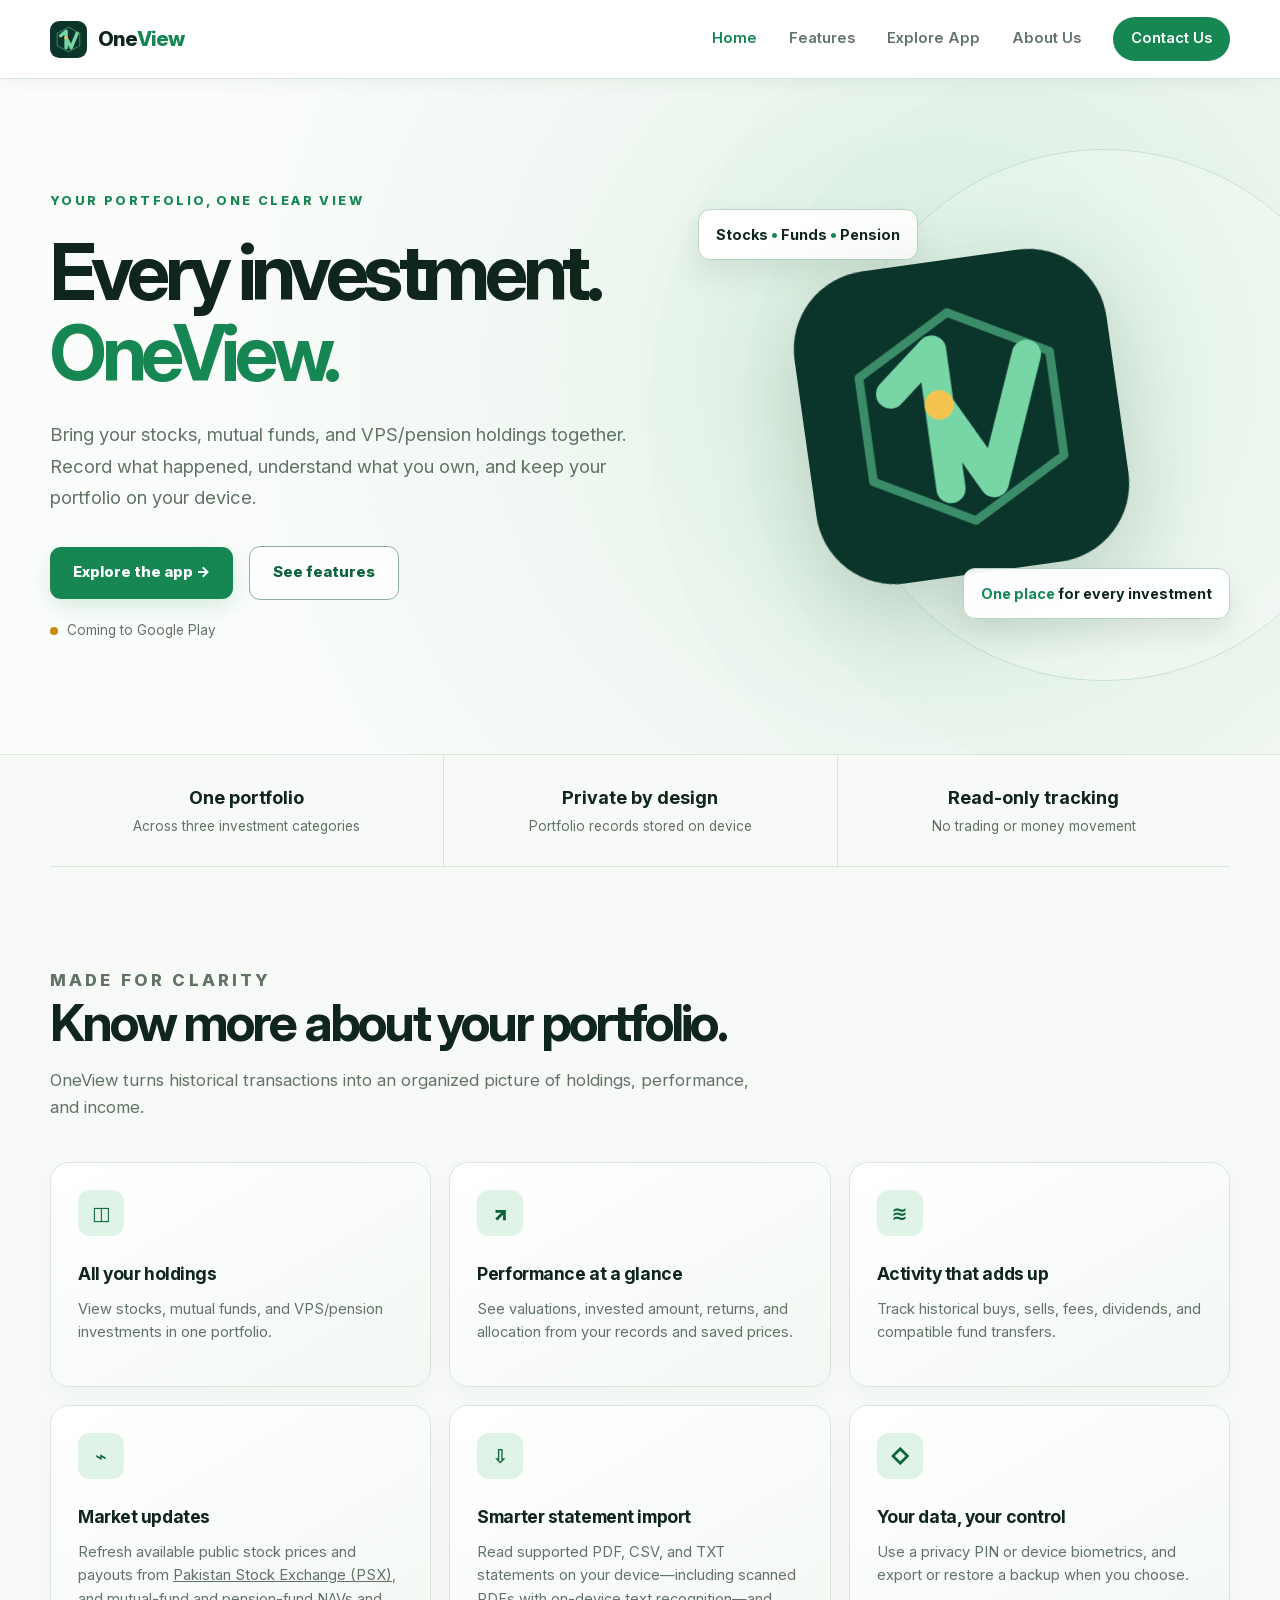
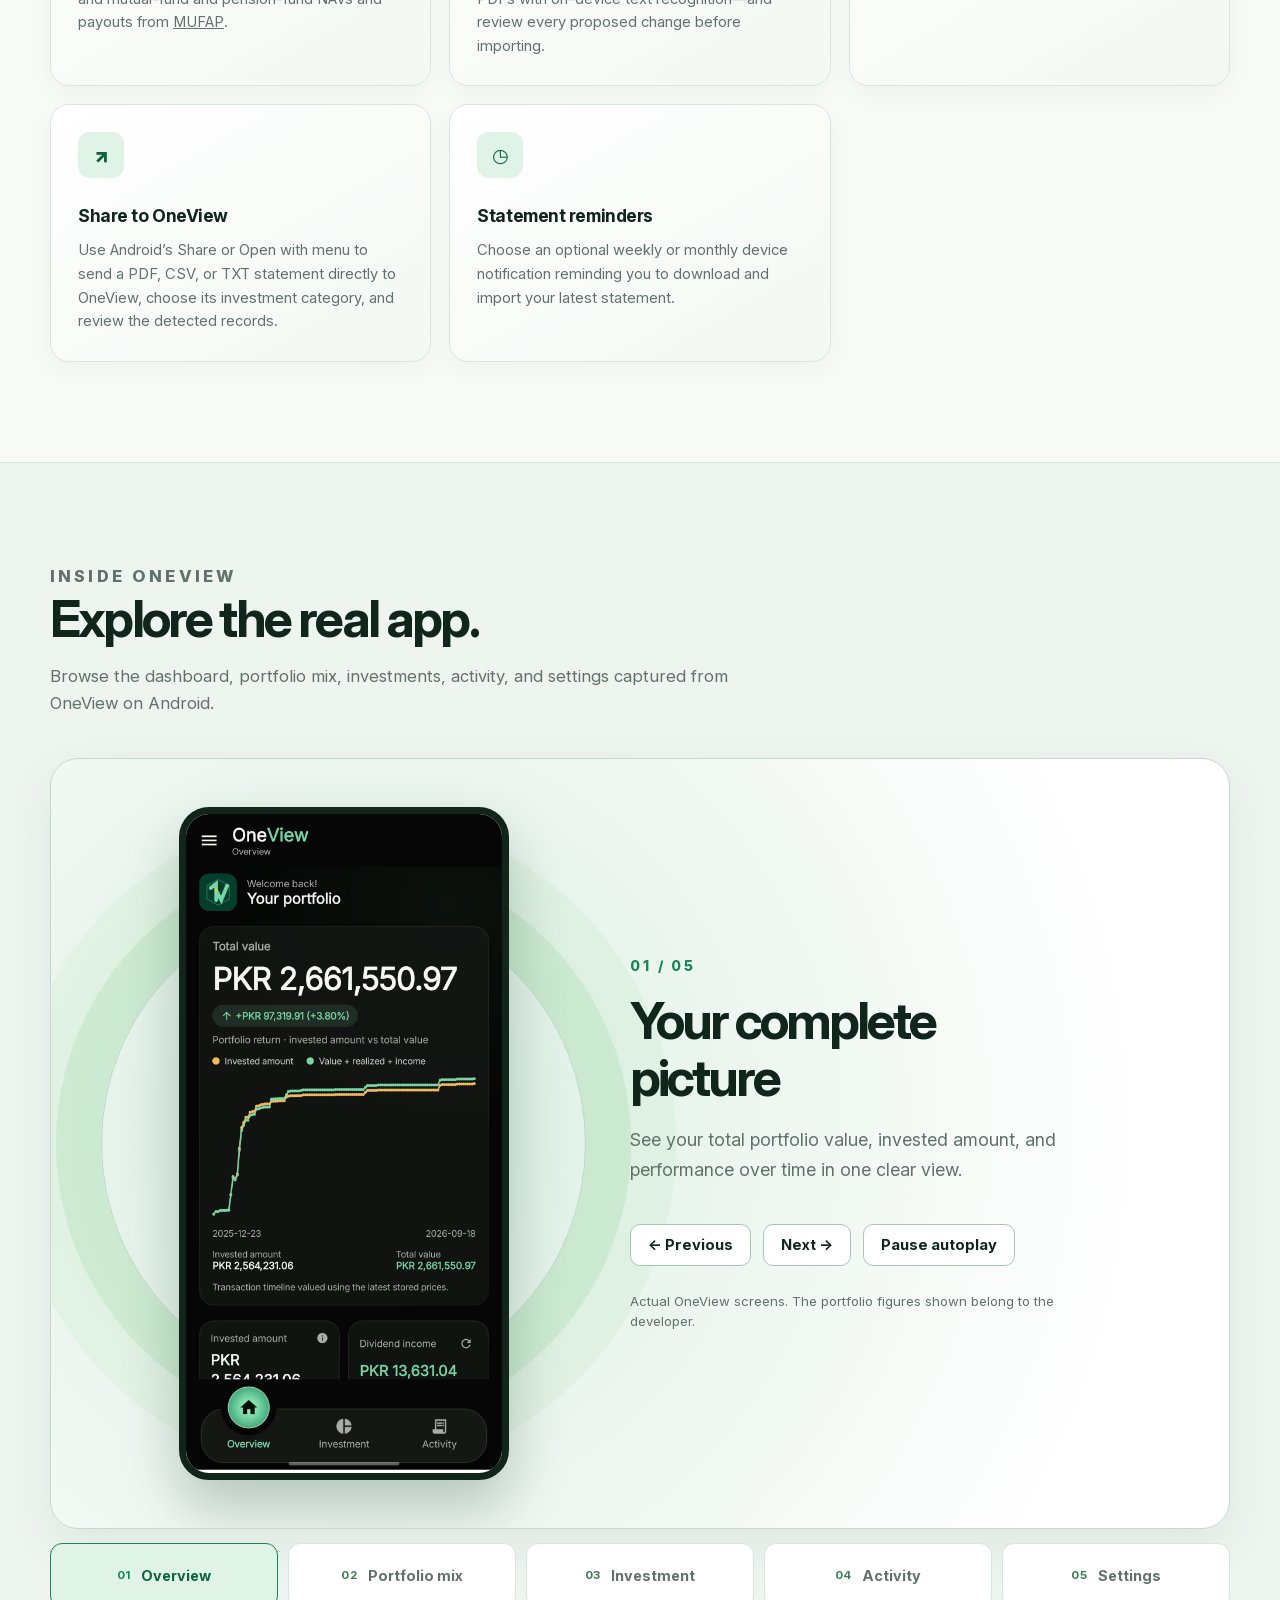
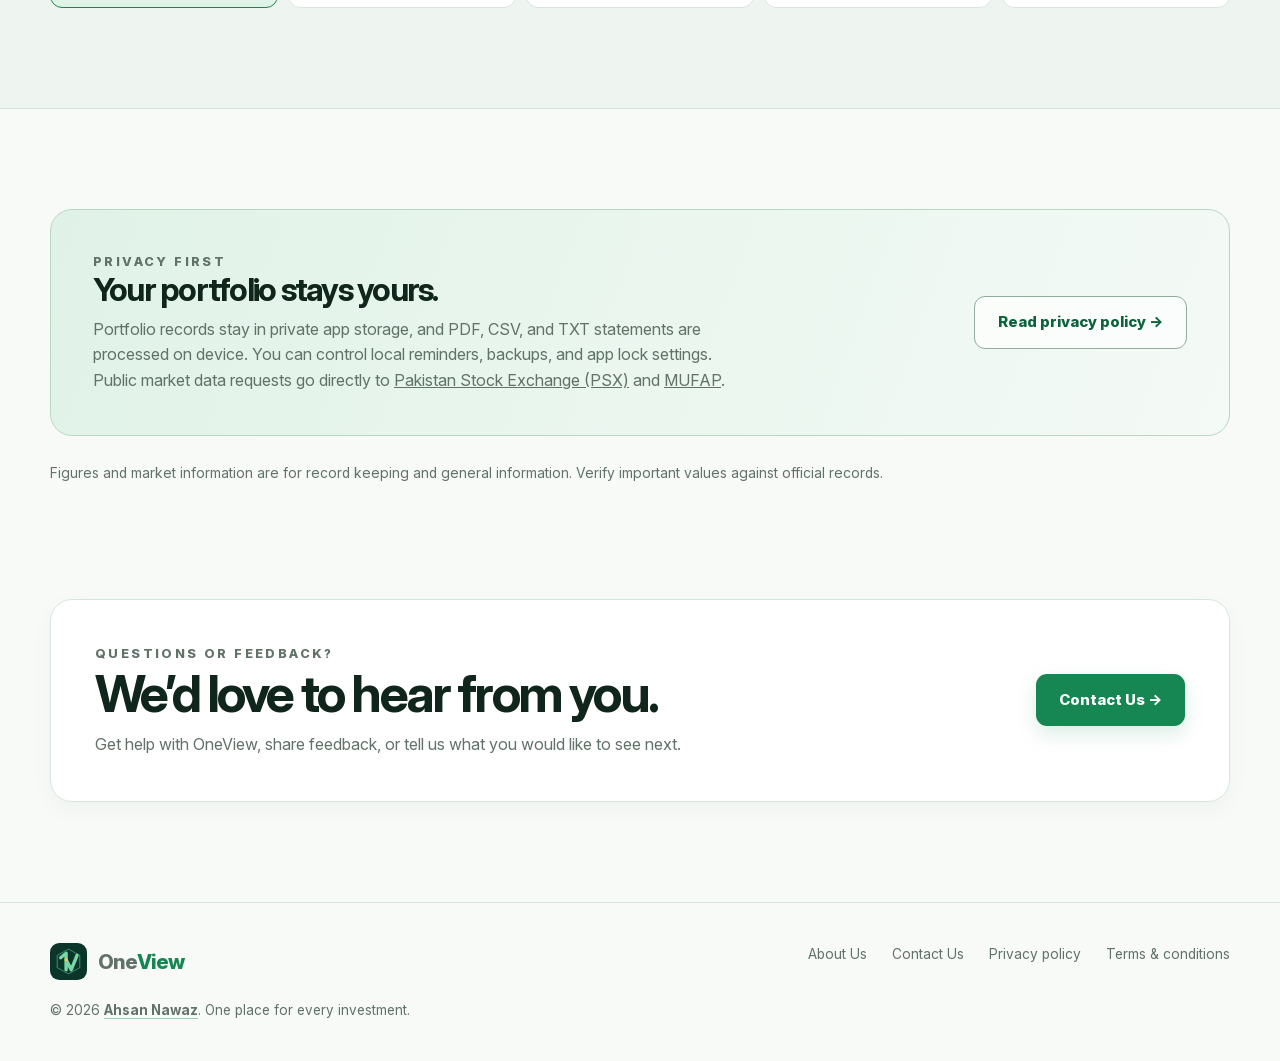
<file: index.html>
<!doctype html>
<html lang="en">
<head>
  <meta charset="utf-8">
  <meta name="viewport" content="width=device-width, initial-scale=1">
  <meta name="theme-color" content="#f7faf7">
  <meta name="description" content="OneView brings stocks, mutual funds, and VPS/pension investments into one private portfolio view. Track holdings, returns, dividends, and historical activity.">
  <title>OneView Portfolio — One place for every investment</title>
  <link rel="canonical" href="https://oneviewportfolio.com/">
  <meta property="og:type" content="website">
  <meta property="og:site_name" content="OneView Portfolio">
  <meta property="og:title" content="OneView Portfolio — One place for every investment">
  <meta property="og:description" content="Track stocks, mutual funds, and VPS/pension investments privately in one portfolio view.">
  <meta property="og:url" content="https://oneviewportfolio.com/">
  <script type="application/ld+json">{"@context":"https://schema.org","@type":"WebSite","name":"OneView Portfolio","alternateName":"OneView","url":"https://oneviewportfolio.com/"}</script>
  <link rel="icon" href="assets/oneview-mark.svg" type="image/svg+xml">
  <link rel="stylesheet" href="styles.css?v=2">
  <script>if ("IntersectionObserver" in window && !window.matchMedia("(prefers-reduced-motion: reduce)").matches) document.documentElement.classList.add("motion-ready");</script>
  <script src="gallery.js?v=2" defer></script>
  <script src="motion.js" defer></script>
</head>
<body>
  <div class="scroll-progress" aria-hidden="true"></div>
  <header class="site-header"><div class="container header-inner">
    <a class="brand" href="/" aria-label="OneView home"><img src="assets/oneview-mark.svg" alt=""><span>One<em>View</em></span></a>
    <nav class="nav" aria-label="Main navigation"><a href="/" aria-current="page">Home</a><a href="#features">Features</a><a href="#screenshots">Explore App</a><a href="/about">About Us</a><a class="nav-contact" href="/contact">Contact Us</a></nav>
    <details class="menu"><summary>Menu</summary><nav class="mobile-nav" aria-label="Mobile navigation"><a href="/" aria-current="page">Home</a><a href="#features">Features</a><a href="#screenshots">Explore App</a><a href="/about">About Us</a><a href="/contact">Contact Us</a></nav></details>
  </div></header>
  <main>
    <section class="hero"><div class="container hero-grid">
      <div data-reveal><p class="eyebrow">Your portfolio, one clear view</p><h1>Every investment.<br><span>OneView.</span></h1><p class="lead">Bring your stocks, mutual funds, and VPS/pension holdings together. Record what happened, understand what you own, and keep your portfolio on your device.</p><div class="hero-actions"><a class="button button-primary" href="#screenshots">Explore the app →</a><a class="button button-outline" href="#features">See features</a></div><p class="availability">Coming to Google Play</p></div>
      <div class="hero-art" aria-hidden="true" data-reveal><div class="orbit-label one">Stocks <span>•</span> Funds <span>•</span> Pension</div><img class="app-icon" src="assets/oneview-mark.svg" alt=""><div class="orbit-label two"><span>One place</span> for every investment</div></div>
    </div></section>
    <div class="container stats" aria-label="App highlights"><div class="stat" data-reveal><strong>One portfolio</strong><small>Across three investment categories</small></div><div class="stat" data-reveal><strong>Private by design</strong><small>Portfolio records stored on device</small></div><div class="stat" data-reveal><strong>Read-only tracking</strong><small>No trading or money movement</small></div></div>
    <section class="section" id="features"><div class="container"><div class="section-head" data-reveal><p class="eyebrow">Made for clarity</p><h2>Know more about your portfolio.</h2><p>OneView turns historical transactions into an organized picture of holdings, performance, and income.</p></div><div class="feature-grid">
      <article class="feature-card" data-reveal><div class="feature-icon" aria-hidden="true">◫</div><h3>All your holdings</h3><p>View stocks, mutual funds, and VPS/pension investments in one portfolio.</p></article>
      <article class="feature-card" data-reveal><div class="feature-icon" aria-hidden="true">↗</div><h3>Performance at a glance</h3><p>See valuations, invested amount, returns, and allocation from your records and saved prices.</p></article>
      <article class="feature-card" data-reveal><div class="feature-icon" aria-hidden="true">≋</div><h3>Activity that adds up</h3><p>Track historical buys, sells, fees, dividends, and compatible fund transfers.</p></article>
      <article class="feature-card" data-reveal><div class="feature-icon" aria-hidden="true">⌁</div><h3>Market updates</h3><p>Refresh available public stock prices and payouts from <a href="https://dps.psx.com.pk/">Pakistan Stock Exchange (PSX)</a>, and mutual-fund and pension-fund NAVs and payouts from <a href="https://www.mufap.com.pk/">MUFAP</a>.</p></article>
      <article class="feature-card" data-reveal><div class="feature-icon" aria-hidden="true">⇩</div><h3>Smarter statement import</h3><p>Read supported PDF, CSV, and TXT statements on your device—including scanned PDFs with on-device text recognition—and review every proposed change before importing.</p></article>
      <article class="feature-card" data-reveal><div class="feature-icon" aria-hidden="true">◇</div><h3>Your data, your control</h3><p>Use a privacy PIN or device biometrics, and export or restore a backup when you choose.</p></article>
      <article class="feature-card" data-reveal><div class="feature-icon" aria-hidden="true">↗</div><h3>Share to OneView</h3><p>Use Android’s Share or Open with menu to send a PDF, CSV, or TXT statement directly to OneView, choose its investment category, and review the detected records.</p></article>
      <article class="feature-card" data-reveal><div class="feature-icon" aria-hidden="true">◷</div><h3>Statement reminders</h3><p>Choose an optional weekly or monthly device notification reminding you to download and import your latest statement.</p></article>
    </div></div></section>
    <section class="section screenshot-section" id="screenshots">
      <div class="container">
        <div class="section-head" data-reveal>
          <p class="eyebrow">Inside OneView</p>
          <h2>Explore the real app.</h2>
          <p>Browse the dashboard, portfolio mix, investments, activity, and settings captured from OneView on Android.</p>
        </div>
        <div class="showcase" data-reveal id="app-showcase" aria-roledescription="carousel" aria-label="OneView app screenshots">
          <div class="showcase-main">
            <div class="showcase-visual">
              <div class="screen-frame"><img id="showcase-image" src="assets/screenshot-dashboard.webp" width="1080" height="2340" loading="lazy" decoding="async" alt="OneView overview showing portfolio value and performance chart"></div>
            </div>
            <div class="showcase-copy">
              <p class="showcase-count" id="showcase-count">01 / 05</p>
              <h3 id="showcase-title">Your complete picture</h3>
              <p id="showcase-description">See your total portfolio value, invested amount, and performance over time in one clear view.</p>
              <div class="showcase-controls">
                <button type="button" class="showcase-arrow" id="showcase-previous" aria-label="Previous screenshot">← <span>Previous</span></button>
                <button type="button" class="showcase-arrow" id="showcase-next" aria-label="Next screenshot"><span>Next</span> →</button>
                <button type="button" class="showcase-arrow showcase-autoplay" id="showcase-autoplay" aria-pressed="true">Pause autoplay</button>
              </div>
              <p class="sr-only" id="showcase-status" role="status" aria-live="polite"></p>
              <p class="showcase-note">Actual OneView screens. The portfolio figures shown belong to the developer.</p>
            </div>
          </div>
          <div class="slide-picker" role="group" aria-label="Choose an app screen">
            <button type="button" class="slide-tab" data-slide="0" aria-pressed="true"><span>01</span> Overview</button>
            <button type="button" class="slide-tab" data-slide="1" aria-pressed="false"><span>02</span> Portfolio mix</button>
            <button type="button" class="slide-tab" data-slide="2" aria-pressed="false"><span>03</span> Investment</button>
            <button type="button" class="slide-tab" data-slide="3" aria-pressed="false"><span>04</span> Activity</button>
            <button type="button" class="slide-tab" data-slide="4" aria-pressed="false"><span>05</span> Settings</button>
          </div>
        </div>
      </div>
    </section>
    <section class="section"><div class="container"><div class="privacy-band" data-reveal><div><p class="eyebrow">Privacy first</p><h2>Your portfolio stays yours.</h2><p>Portfolio records stay in private app storage, and PDF, CSV, and TXT statements are processed on device. You can control local reminders, backups, and app lock settings. Public market data requests go directly to <a href="https://dps.psx.com.pk/">Pakistan Stock Exchange (PSX)</a> and <a href="https://www.mufap.com.pk/">MUFAP</a>.</p></div><a class="button button-outline" href="/privacy">Read privacy policy →</a></div><p class="fine-print">Figures and market information are for record keeping and general information. Verify important values against official records.</p></div></section>
    <section class="section" style="padding-top:0"><div class="container"><div class="contact-card" data-reveal><div><p class="eyebrow">Questions or feedback?</p><h2>We’d love to hear from you.</h2><p>Get help with OneView, share feedback, or tell us what you would like to see next.</p></div><a class="button button-primary" href="/contact">Contact Us →</a></div></div></section>
  </main>
  <footer class="site-footer"><div class="container footer-grid"><div><a class="brand" href="/"><img src="assets/oneview-mark.svg" alt=""><span>One<em>View</em></span></a><p>© 2026 <a class="footer-author" href="https://ahsan2000.github.io/portfolio" target="_blank" rel="noopener noreferrer">Ahsan Nawaz</a>. One place for every investment.</p></div><nav class="footer-links" aria-label="Footer navigation"><a href="/about">About Us</a><a href="/contact">Contact Us</a><a href="/privacy">Privacy policy</a><a href="/terms">Terms &amp; conditions</a></nav></div></footer>
</body>
</html>
</file>
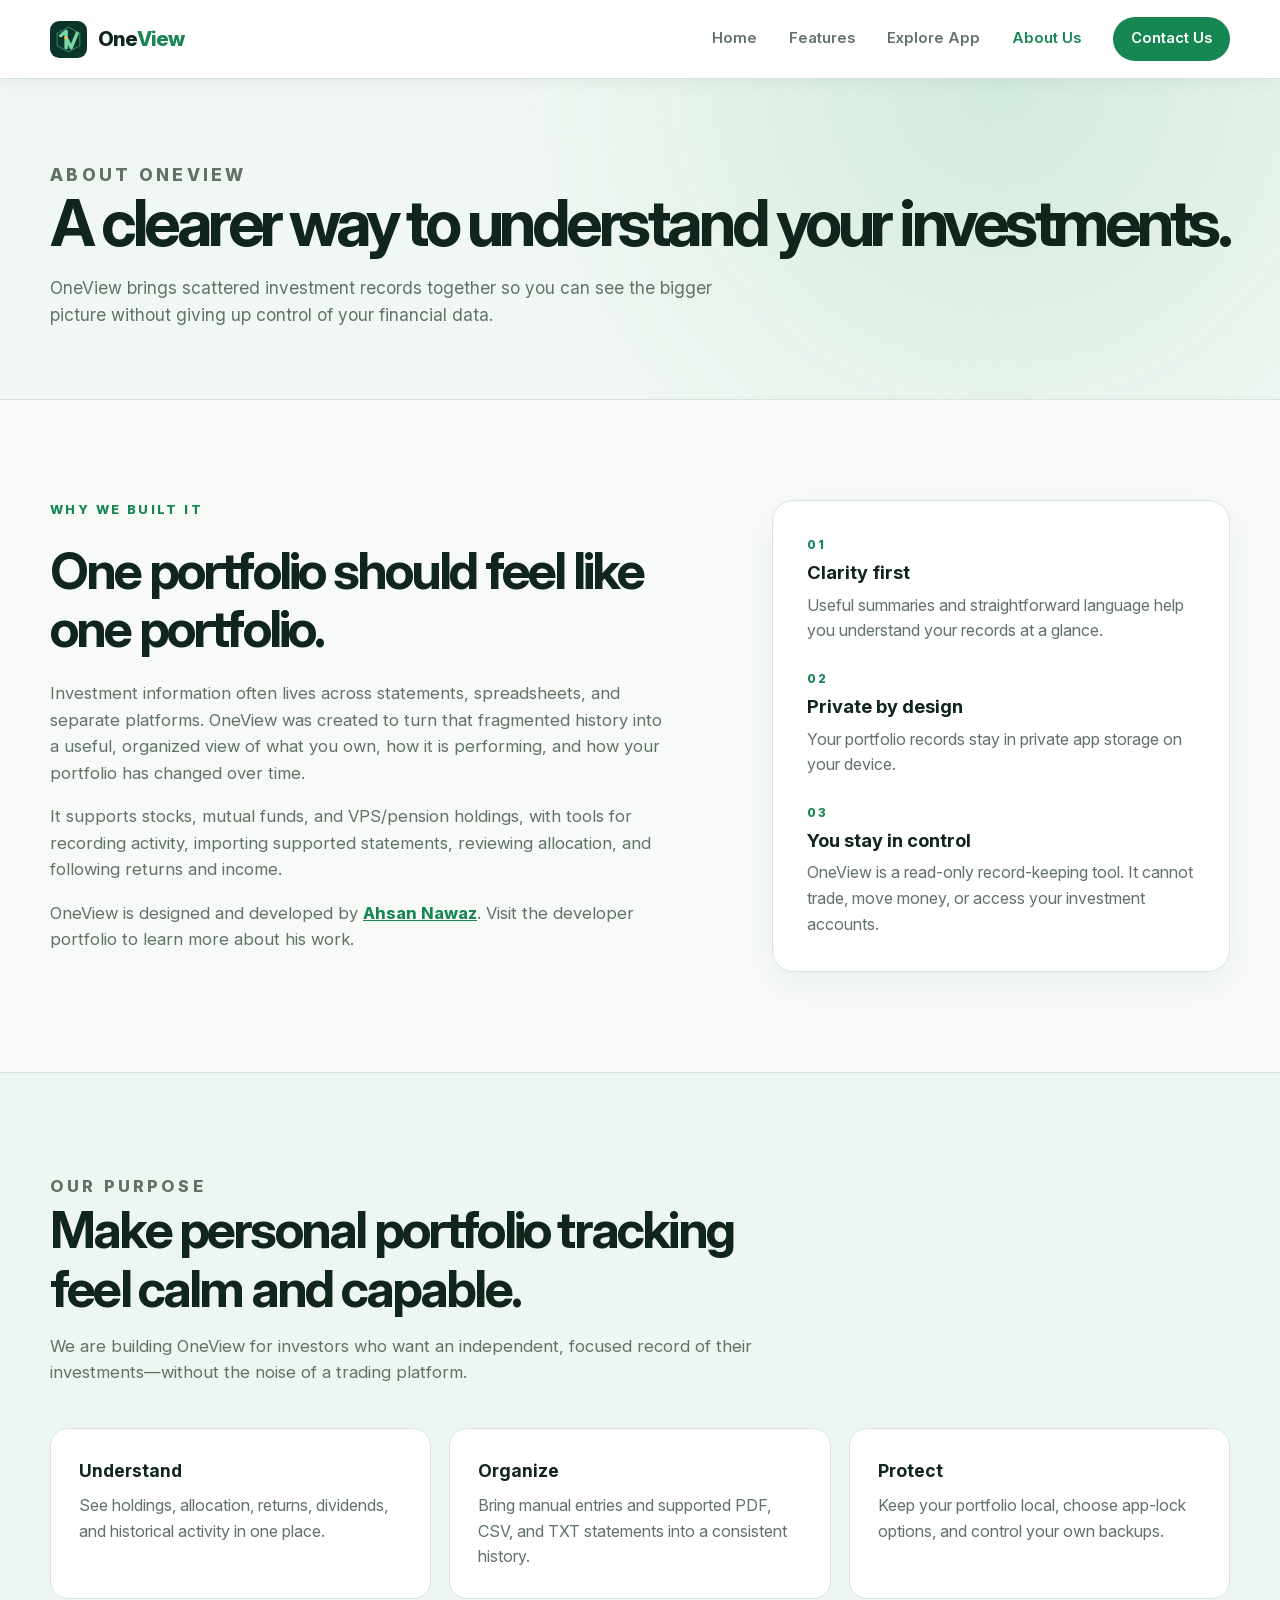
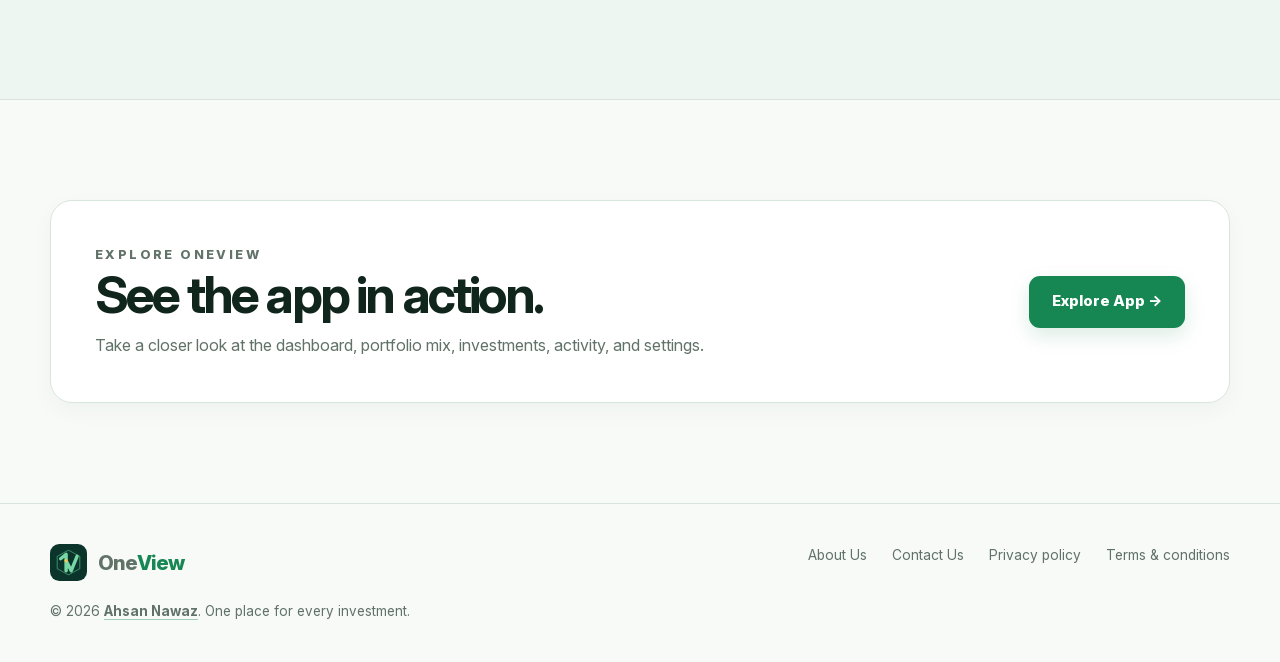
<file: about.html>
<!doctype html>
<html lang="en">
<head>
  <meta charset="utf-8"><meta name="viewport" content="width=device-width, initial-scale=1"><meta name="theme-color" content="#f7faf7">
  <meta name="description" content="Learn why OneView was created and how it makes personal investment tracking clearer, simpler, and more private."><title>About Us — OneView</title><link rel="canonical" href="https://oneviewportfolio.com/about">
  <link rel="icon" href="assets/oneview-mark.svg" type="image/svg+xml"><link rel="stylesheet" href="styles.css">
  <script>if ("IntersectionObserver" in window && !window.matchMedia("(prefers-reduced-motion: reduce)").matches) document.documentElement.classList.add("motion-ready");</script><script src="motion.js" defer></script>
</head>
<body><div class="scroll-progress" aria-hidden="true"></div>
  <header class="site-header"><div class="container header-inner"><a class="brand" href="/" aria-label="OneView home"><img src="assets/oneview-mark.svg" alt=""><span>One<em>View</em></span></a><nav class="nav" aria-label="Main navigation"><a href="/">Home</a><a href="/#features">Features</a><a href="/#screenshots">Explore App</a><a href="/about" aria-current="page">About Us</a><a class="nav-contact" href="/contact">Contact Us</a></nav><details class="menu"><summary>Menu</summary><nav class="mobile-nav" aria-label="Mobile navigation"><a href="/">Home</a><a href="/#features">Features</a><a href="/#screenshots">Explore App</a><a href="/about" aria-current="page">About Us</a><a href="/contact">Contact Us</a></nav></details></div></header>
  <main><div class="page-intro"><div class="container" data-reveal><p class="eyebrow">About OneView</p><h1>A clearer way to understand your investments.</h1><p>OneView brings scattered investment records together so you can see the bigger picture without giving up control of your financial data.</p></div></div>
    <section class="section"><div class="container about-grid"><div class="about-story" data-reveal><p class="eyebrow">Why we built it</p><h2>One portfolio should feel like one portfolio.</h2><p>Investment information often lives across statements, spreadsheets, and separate platforms. OneView was created to turn that fragmented history into a useful, organized view of what you own, how it is performing, and how your portfolio has changed over time.</p><p>It supports stocks, mutual funds, and VPS/pension holdings, with tools for recording activity, importing supported statements, reviewing allocation, and following returns and income.</p><p>OneView is designed and developed by <a class="email-link" href="https://ahsan2000.github.io/portfolio" target="_blank" rel="noopener noreferrer">Ahsan Nawaz</a>. Visit the developer portfolio to learn more about his work.</p></div><aside class="principle-card" data-reveal><span class="principle-number">01</span><h3>Clarity first</h3><p>Useful summaries and straightforward language help you understand your records at a glance.</p><span class="principle-number">02</span><h3>Private by design</h3><p>Your portfolio records stay in private app storage on your device.</p><span class="principle-number">03</span><h3>You stay in control</h3><p>OneView is a read-only record-keeping tool. It cannot trade, move money, or access your investment accounts.</p></aside></div></section>
    <section class="section about-purpose"><div class="container"><div class="section-head" data-reveal><p class="eyebrow">Our purpose</p><h2>Make personal portfolio tracking feel calm and capable.</h2><p>We are building OneView for investors who want an independent, focused record of their investments—without the noise of a trading platform.</p></div><div class="about-values"><article data-reveal><strong>Understand</strong><p>See holdings, allocation, returns, dividends, and historical activity in one place.</p></article><article data-reveal><strong>Organize</strong><p>Bring manual entries and supported PDF, CSV, and TXT statements into a consistent history.</p></article><article data-reveal><strong>Protect</strong><p>Keep your portfolio local, choose app-lock options, and control your own backups.</p></article></div></div></section>
    <section class="section"><div class="container"><div class="contact-card" data-reveal><div><p class="eyebrow">Explore OneView</p><h2>See the app in action.</h2><p>Take a closer look at the dashboard, portfolio mix, investments, activity, and settings.</p></div><a class="button button-primary" href="/#screenshots">Explore App →</a></div></div></section>
  </main><footer class="site-footer"><div class="container footer-grid"><div><a class="brand" href="/"><img src="assets/oneview-mark.svg" alt=""><span>One<em>View</em></span></a><p>© 2026 <a class="footer-author" href="https://ahsan2000.github.io/portfolio" target="_blank" rel="noopener noreferrer">Ahsan Nawaz</a>. One place for every investment.</p></div><nav class="footer-links" aria-label="Footer navigation"><a href="/about">About Us</a><a href="/contact">Contact Us</a><a href="/privacy">Privacy policy</a><a href="/terms">Terms &amp; conditions</a></nav></div></footer>
</body></html>
</file>
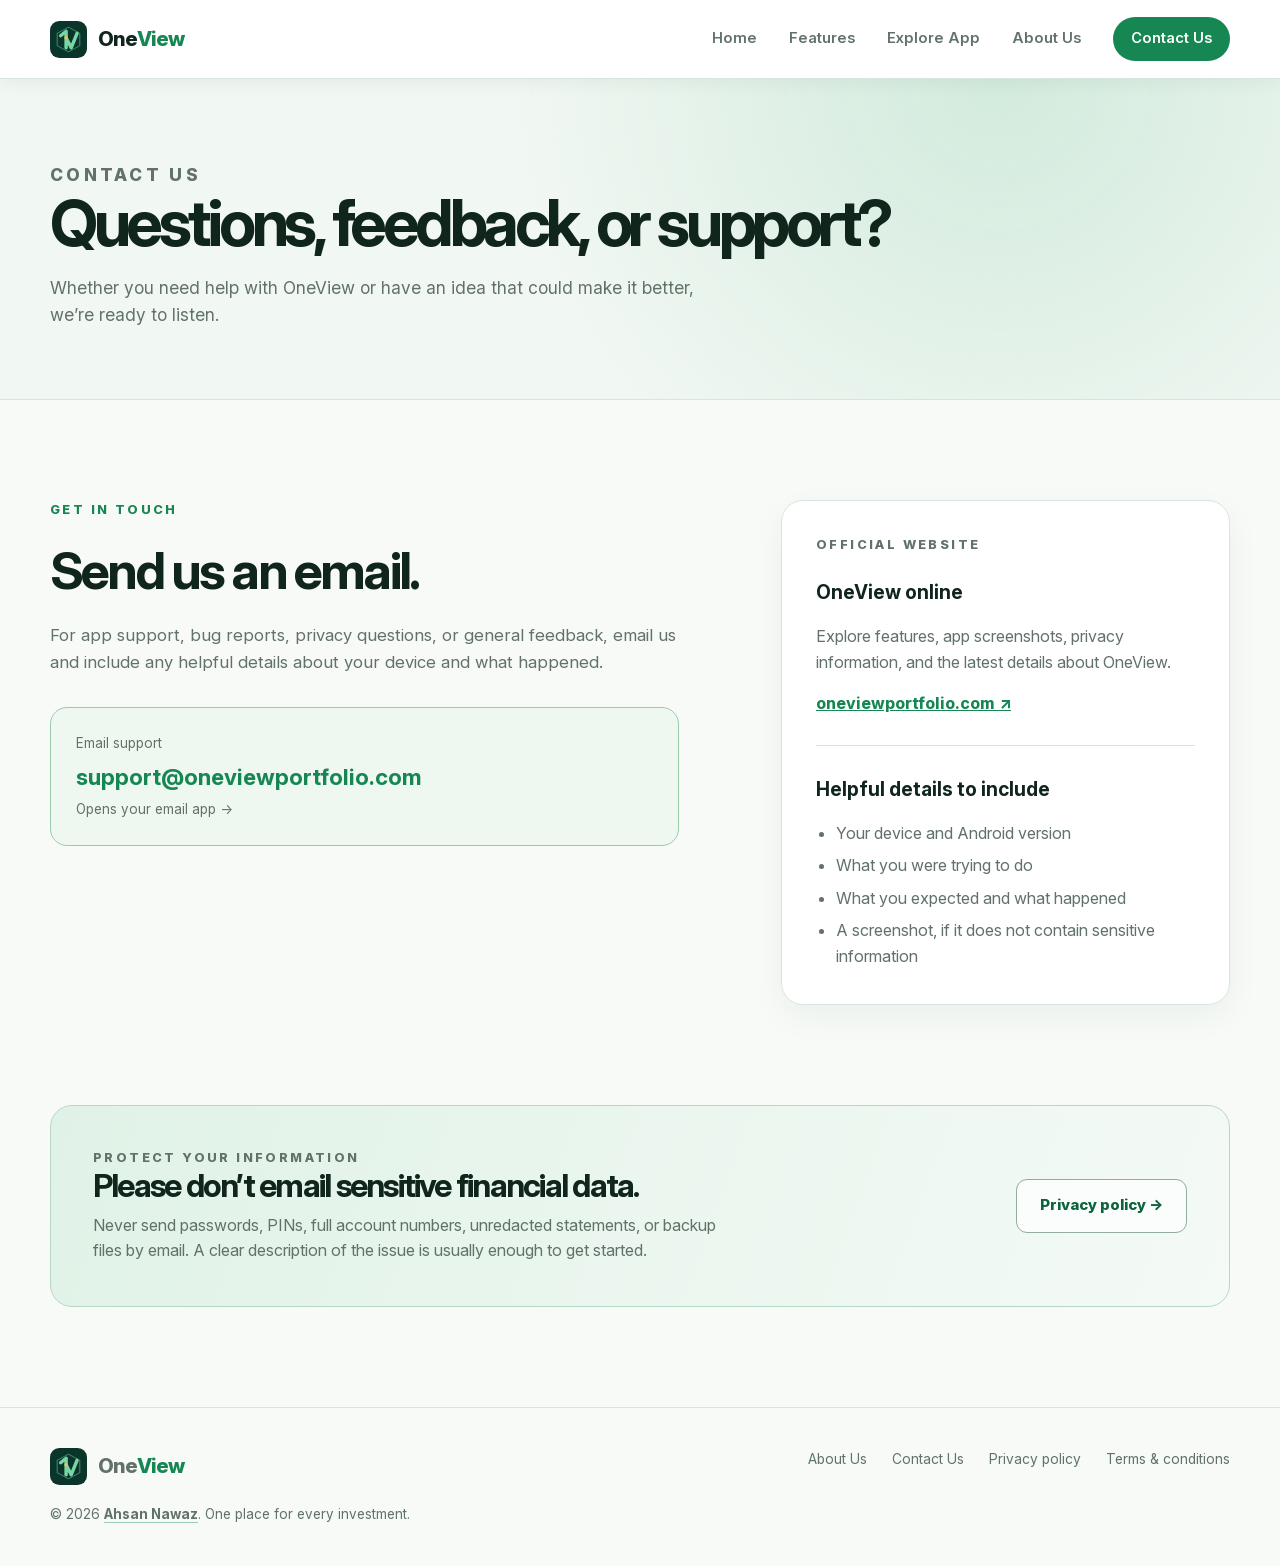
<file: contact.html>
<!doctype html>
<html lang="en">
<head>
  <meta charset="utf-8"><meta name="viewport" content="width=device-width, initial-scale=1"><meta name="theme-color" content="#f7faf7">
  <meta name="description" content="Contact OneView for app support, questions, and feedback."><title>Contact Us — OneView</title><link rel="canonical" href="https://oneviewportfolio.com/contact">
  <link rel="icon" href="assets/oneview-mark.svg" type="image/svg+xml"><link rel="stylesheet" href="styles.css">
  <script>if ("IntersectionObserver" in window && !window.matchMedia("(prefers-reduced-motion: reduce)").matches) document.documentElement.classList.add("motion-ready");</script><script src="motion.js" defer></script>
</head>
<body><div class="scroll-progress" aria-hidden="true"></div>
  <header class="site-header"><div class="container header-inner"><a class="brand" href="/" aria-label="OneView home"><img src="assets/oneview-mark.svg" alt=""><span>One<em>View</em></span></a><nav class="nav" aria-label="Main navigation"><a href="/">Home</a><a href="/#features">Features</a><a href="/#screenshots">Explore App</a><a href="/about">About Us</a><a class="nav-contact" href="/contact" aria-current="page">Contact Us</a></nav><details class="menu"><summary>Menu</summary><nav class="mobile-nav" aria-label="Mobile navigation"><a href="/">Home</a><a href="/#features">Features</a><a href="/#screenshots">Explore App</a><a href="/about">About Us</a><a href="/contact" aria-current="page">Contact Us</a></nav></details></div></header>
  <main><div class="page-intro"><div class="container" data-reveal><p class="eyebrow">Contact Us</p><h1>Questions, feedback, or support?</h1><p>Whether you need help with OneView or have an idea that could make it better, we’re ready to listen.</p></div></div>
    <section class="section"><div class="container contact-layout"><div data-reveal><p class="eyebrow">Get in touch</p><h2>Send us an email.</h2><p class="section-copy">For app support, bug reports, privacy questions, or general feedback, email us and include any helpful details about your device and what happened.</p><a class="contact-method" href="mailto:support@oneviewportfolio.com"><span>Email support</span><strong>support@oneviewportfolio.com</strong><small>Opens your email app →</small></a></div><aside class="contact-aside" data-reveal><p class="eyebrow">Official website</p><h3>OneView online</h3><p>Explore features, app screenshots, privacy information, and the latest details about OneView.</p><a href="https://oneviewportfolio.com/" target="_blank" rel="noopener noreferrer">oneviewportfolio.com ↗</a><hr><h3>Helpful details to include</h3><ul><li>Your device and Android version</li><li>What you were trying to do</li><li>What you expected and what happened</li><li>A screenshot, if it does not contain sensitive information</li></ul></aside></div></section>
    <section class="section contact-note-section"><div class="container"><div class="privacy-band" data-reveal><div><p class="eyebrow">Protect your information</p><h2>Please don’t email sensitive financial data.</h2><p>Never send passwords, PINs, full account numbers, unredacted statements, or backup files by email. A clear description of the issue is usually enough to get started.</p></div><a class="button button-outline" href="/privacy">Privacy policy →</a></div></div></section>
  </main><footer class="site-footer"><div class="container footer-grid"><div><a class="brand" href="/"><img src="assets/oneview-mark.svg" alt=""><span>One<em>View</em></span></a><p>© 2026 <a class="footer-author" href="https://ahsan2000.github.io/portfolio" target="_blank" rel="noopener noreferrer">Ahsan Nawaz</a>. One place for every investment.</p></div><nav class="footer-links" aria-label="Footer navigation"><a href="/about">About Us</a><a href="/contact">Contact Us</a><a href="/privacy">Privacy policy</a><a href="/terms">Terms &amp; conditions</a></nav></div></footer>
</body></html>
</file>
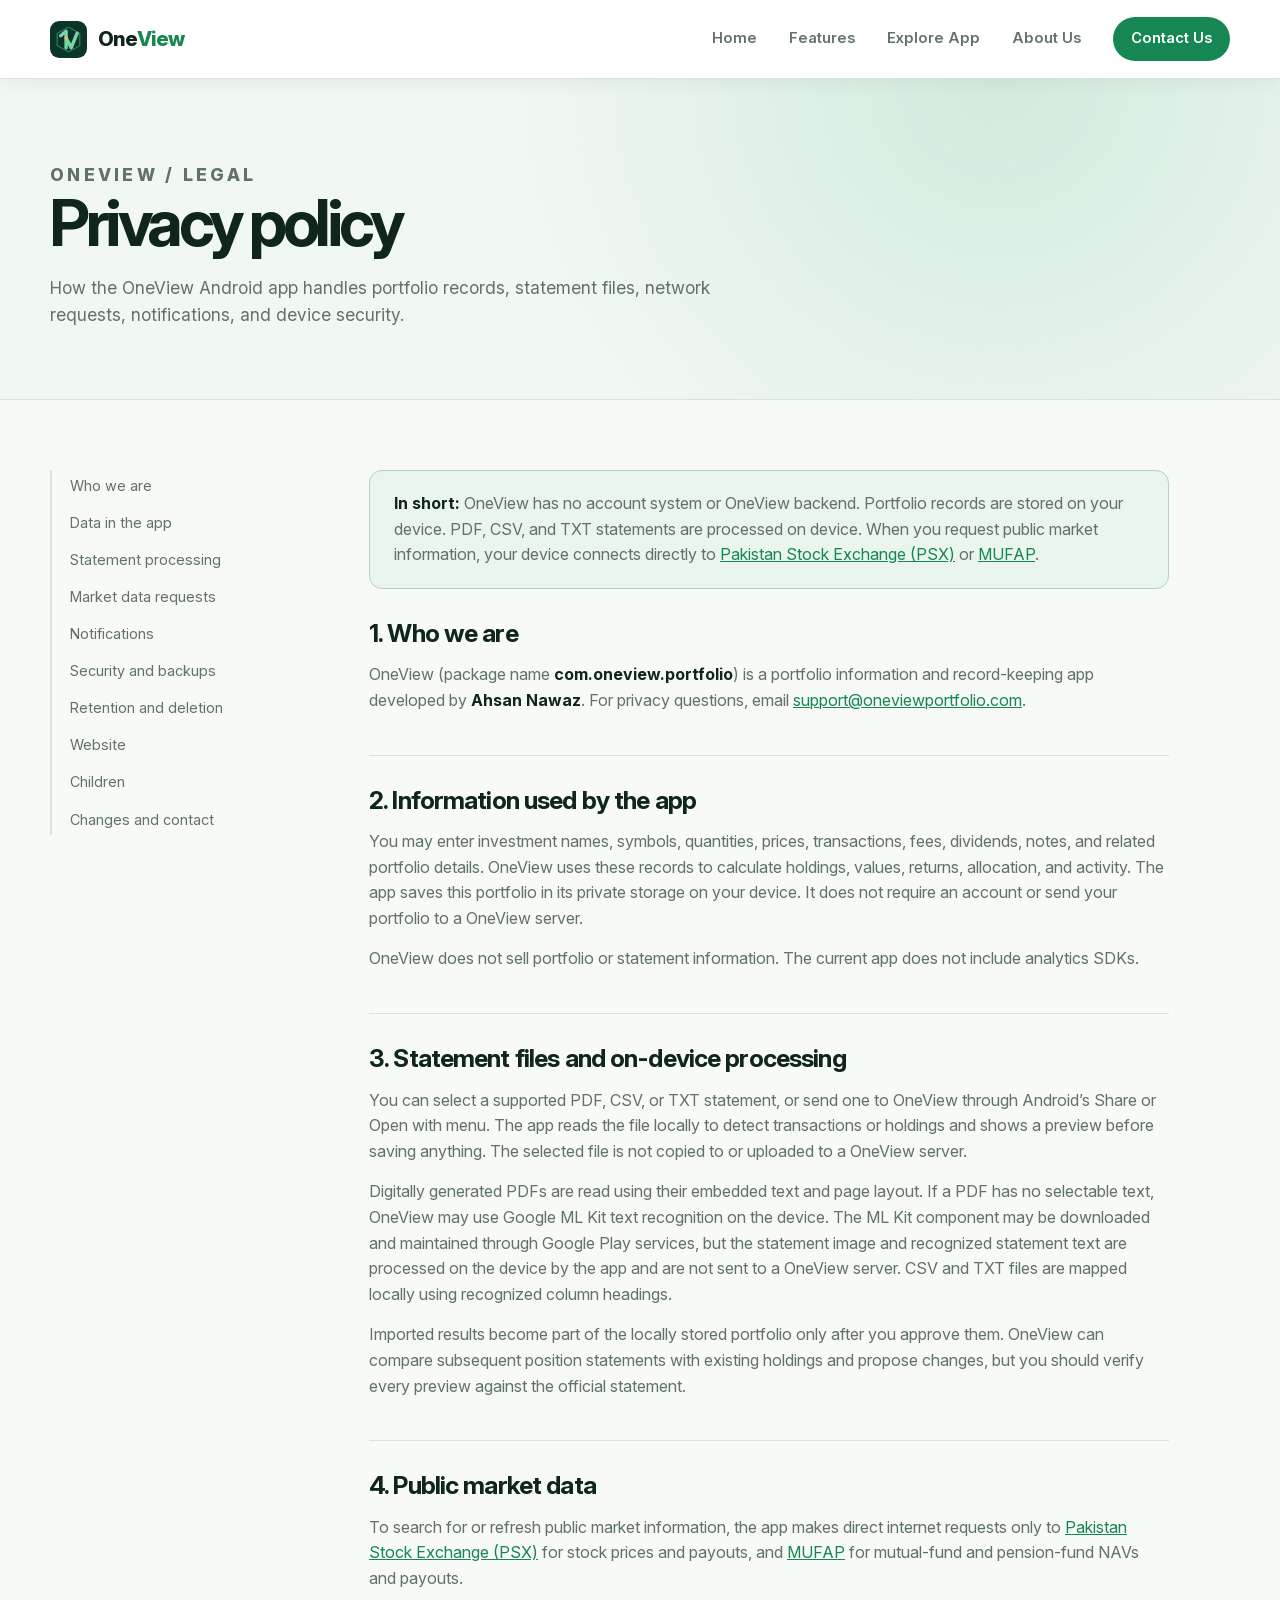
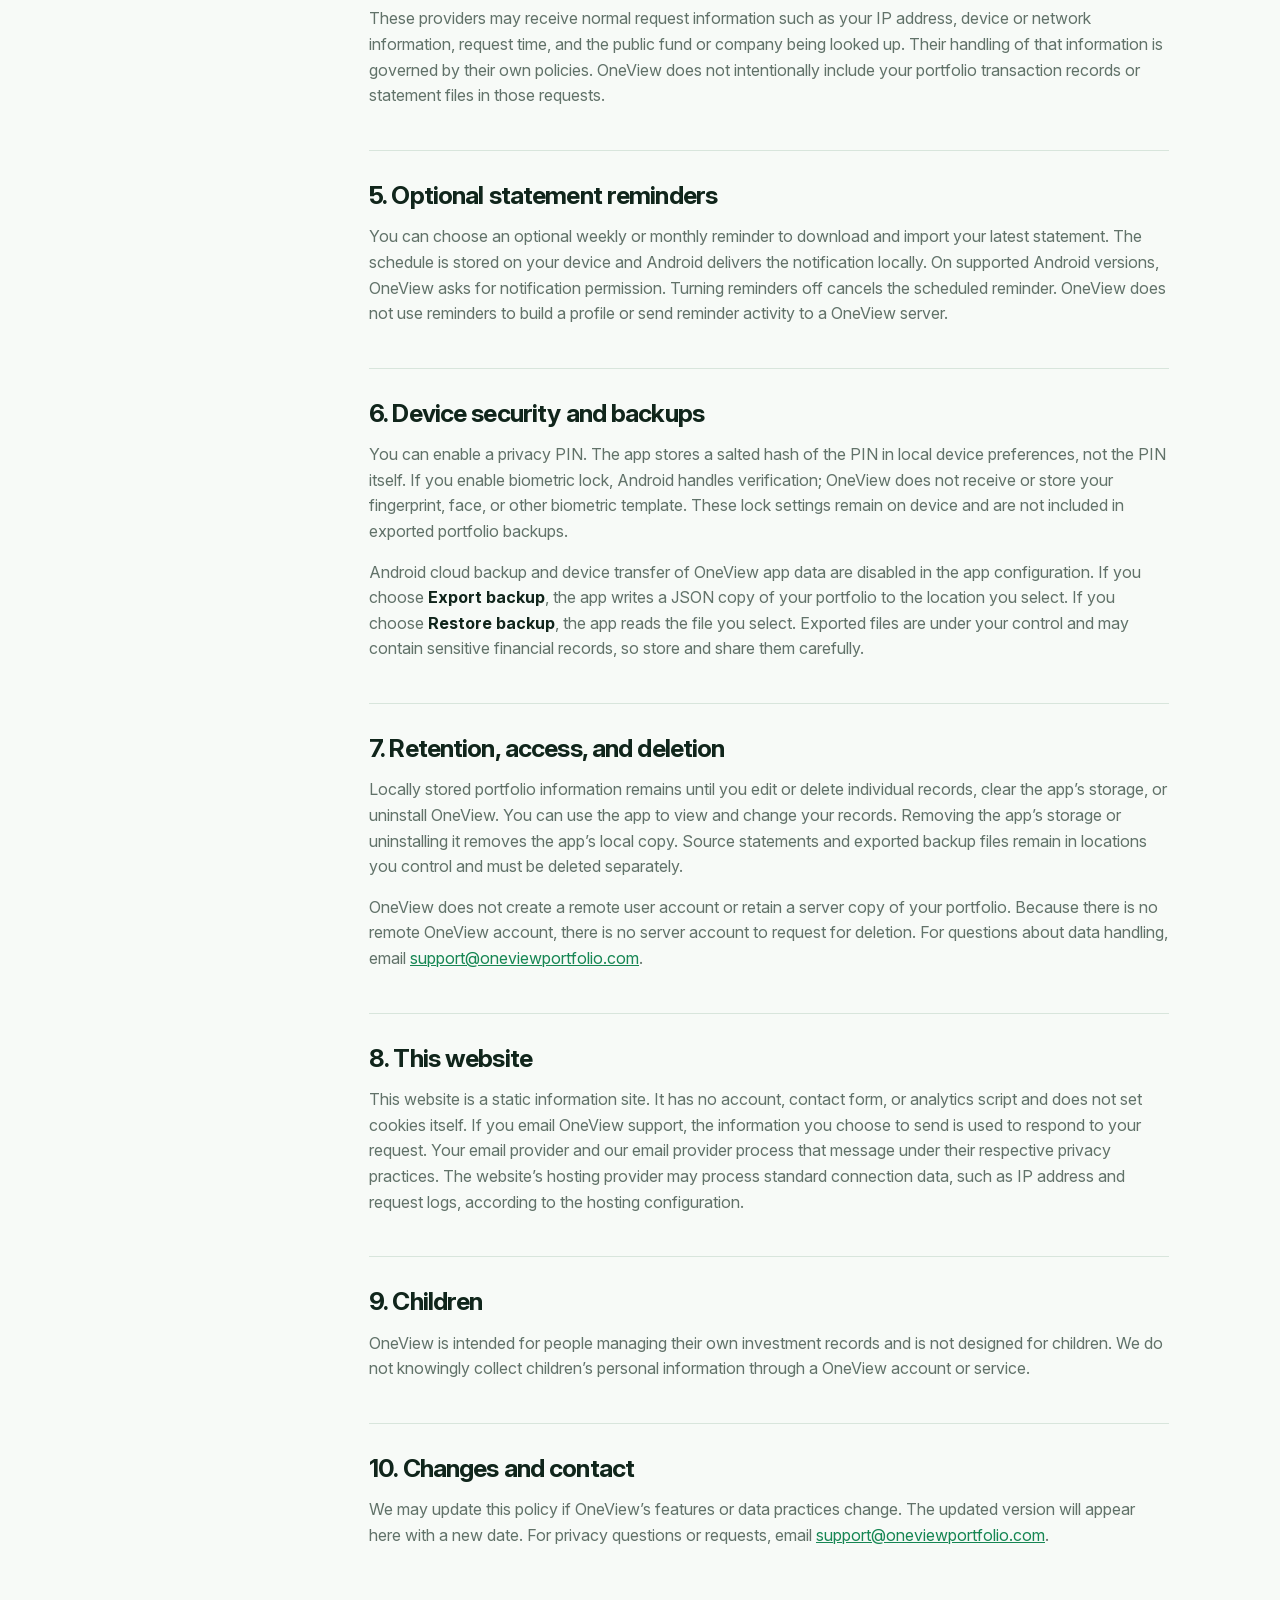
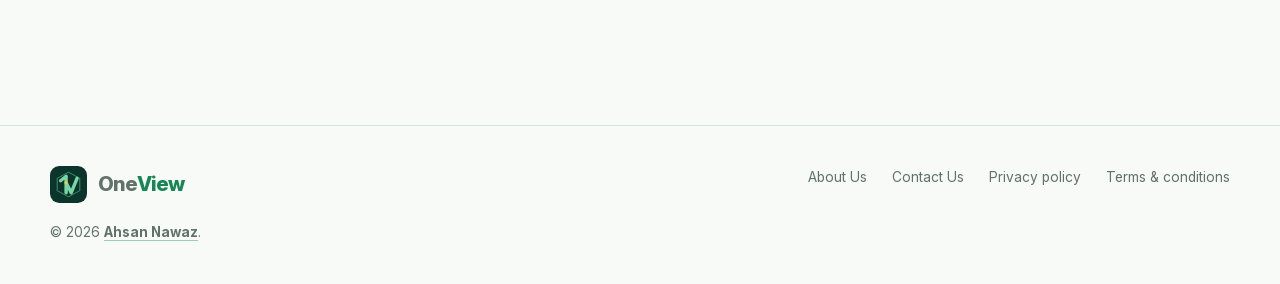
<file: privacy.html>
<!doctype html>
<html lang="en">
<head><meta charset="utf-8"><meta name="viewport" content="width=device-width, initial-scale=1"><meta name="theme-color" content="#f7faf7"><meta name="description" content="Privacy policy for the OneView portfolio app and website."><title>Privacy Policy — OneView</title><link rel="canonical" href="https://oneviewportfolio.com/privacy"><link rel="icon" href="assets/oneview-mark.svg" type="image/svg+xml"><link rel="stylesheet" href="styles.css"></head>
<body>
  <header class="site-header"><div class="container header-inner"><a class="brand" href="/" aria-label="OneView home"><img src="assets/oneview-mark.svg" alt=""><span>One<em>View</em></span></a><nav class="nav" aria-label="Main navigation"><a href="/">Home</a><a href="/#features">Features</a><a href="/#screenshots">Explore App</a><a href="/about">About Us</a><a class="nav-contact" href="/contact">Contact Us</a></nav><details class="menu"><summary>Menu</summary><nav class="mobile-nav" aria-label="Mobile navigation"><a href="/">Home</a><a href="/#features">Features</a><a href="/#screenshots">Explore App</a><a href="/about">About Us</a><a href="/contact">Contact Us</a></nav></details></div></header>
  <main><div class="page-intro"><div class="container"><p class="eyebrow">OneView / legal</p><h1>Privacy policy</h1><p>How the OneView Android app handles portfolio records, statement files, network requests, notifications, and device security.</p></div></div><div class="container legal-layout"><nav class="legal-nav" aria-label="Privacy policy sections"><a href="#who">Who we are</a><a href="#app-data">Data in the app</a><a href="#statements">Statement processing</a><a href="#market-data">Market data requests</a><a href="#notifications">Notifications</a><a href="#security">Security and backups</a><a href="#retention">Retention and deletion</a><a href="#website">Website</a><a href="#children">Children</a><a href="#changes">Changes and contact</a></nav><article class="legal"><div class="notice"><p><strong>In short:</strong> OneView has no account system or OneView backend. Portfolio records are stored on your device. PDF, CSV, and TXT statements are processed on device. When you request public market information, your device connects directly to <a href="https://dps.psx.com.pk/">Pakistan Stock Exchange (PSX)</a> or <a href="https://www.mufap.com.pk/">MUFAP</a>.</p></div>
    <section id="who"><h2>1. Who we are</h2><p>OneView (package name <strong>com.oneview.portfolio</strong>) is a portfolio information and record-keeping app developed by <strong>Ahsan Nawaz</strong>. For privacy questions, email <a href="mailto:support@oneviewportfolio.com">support@oneviewportfolio.com</a>.</p></section>
    <section id="app-data"><h2>2. Information used by the app</h2><p>You may enter investment names, symbols, quantities, prices, transactions, fees, dividends, notes, and related portfolio details. OneView uses these records to calculate holdings, values, returns, allocation, and activity. The app saves this portfolio in its private storage on your device. It does not require an account or send your portfolio to a OneView server.</p><p>OneView does not sell portfolio or statement information. The current app does not include analytics SDKs.</p></section>
    <section id="statements"><h2>3. Statement files and on-device processing</h2><p>You can select a supported PDF, CSV, or TXT statement, or send one to OneView through Android’s Share or Open with menu. The app reads the file locally to detect transactions or holdings and shows a preview before saving anything. The selected file is not copied to or uploaded to a OneView server.</p><p>Digitally generated PDFs are read using their embedded text and page layout. If a PDF has no selectable text, OneView may use Google ML Kit text recognition on the device. The ML Kit component may be downloaded and maintained through Google Play services, but the statement image and recognized statement text are processed on the device by the app and are not sent to a OneView server. CSV and TXT files are mapped locally using recognized column headings.</p><p>Imported results become part of the locally stored portfolio only after you approve them. OneView can compare subsequent position statements with existing holdings and propose changes, but you should verify every preview against the official statement.</p></section>
    <section id="market-data"><h2>4. Public market data</h2><p>To search for or refresh public market information, the app makes direct internet requests only to <a href="https://dps.psx.com.pk/">Pakistan Stock Exchange (PSX)</a> for stock prices and payouts, and <a href="https://www.mufap.com.pk/">MUFAP</a> for mutual-fund and pension-fund NAVs and payouts.</p><p>These providers may receive normal request information such as your IP address, device or network information, request time, and the public fund or company being looked up. Their handling of that information is governed by their own policies. OneView does not intentionally include your portfolio transaction records or statement files in those requests.</p></section>
    <section id="notifications"><h2>5. Optional statement reminders</h2><p>You can choose an optional weekly or monthly reminder to download and import your latest statement. The schedule is stored on your device and Android delivers the notification locally. On supported Android versions, OneView asks for notification permission. Turning reminders off cancels the scheduled reminder. OneView does not use reminders to build a profile or send reminder activity to a OneView server.</p></section>
    <section id="security"><h2>6. Device security and backups</h2><p>You can enable a privacy PIN. The app stores a salted hash of the PIN in local device preferences, not the PIN itself. If you enable biometric lock, Android handles verification; OneView does not receive or store your fingerprint, face, or other biometric template. These lock settings remain on device and are not included in exported portfolio backups.</p><p>Android cloud backup and device transfer of OneView app data are disabled in the app configuration. If you choose <strong>Export backup</strong>, the app writes a JSON copy of your portfolio to the location you select. If you choose <strong>Restore backup</strong>, the app reads the file you select. Exported files are under your control and may contain sensitive financial records, so store and share them carefully.</p></section>
    <section id="retention"><h2>7. Retention, access, and deletion</h2><p>Locally stored portfolio information remains until you edit or delete individual records, clear the app’s storage, or uninstall OneView. You can use the app to view and change your records. Removing the app’s storage or uninstalling it removes the app’s local copy. Source statements and exported backup files remain in locations you control and must be deleted separately.</p><p>OneView does not create a remote user account or retain a server copy of your portfolio. Because there is no remote OneView account, there is no server account to request for deletion. For questions about data handling, email <a href="mailto:support@oneviewportfolio.com">support@oneviewportfolio.com</a>.</p></section>
    <section id="website"><h2>8. This website</h2><p>This website is a static information site. It has no account, contact form, or analytics script and does not set cookies itself. If you email OneView support, the information you choose to send is used to respond to your request. Your email provider and our email provider process that message under their respective privacy practices. The website’s hosting provider may process standard connection data, such as IP address and request logs, according to the hosting configuration.</p></section>
    <section id="children"><h2>9. Children</h2><p>OneView is intended for people managing their own investment records and is not designed for children. We do not knowingly collect children’s personal information through a OneView account or service.</p></section>
    <section id="changes"><h2>10. Changes and contact</h2><p>We may update this policy if OneView’s features or data practices change. The updated version will appear here with a new date. For privacy questions or requests, email <a href="mailto:support@oneviewportfolio.com">support@oneviewportfolio.com</a>.</p></section>
  </article></div></main>
  <footer class="site-footer"><div class="container footer-grid"><div><a class="brand" href="/"><img src="assets/oneview-mark.svg" alt=""><span>One<em>View</em></span></a><p>© 2026 <a class="footer-author" href="https://ahsan2000.github.io/portfolio" target="_blank" rel="noopener noreferrer">Ahsan Nawaz</a>.</p></div><nav class="footer-links" aria-label="Footer navigation"><a href="/about">About Us</a><a href="/contact">Contact Us</a><a href="/privacy">Privacy policy</a><a href="/terms">Terms &amp; conditions</a></nav></div></footer>
</body></html>
</file>
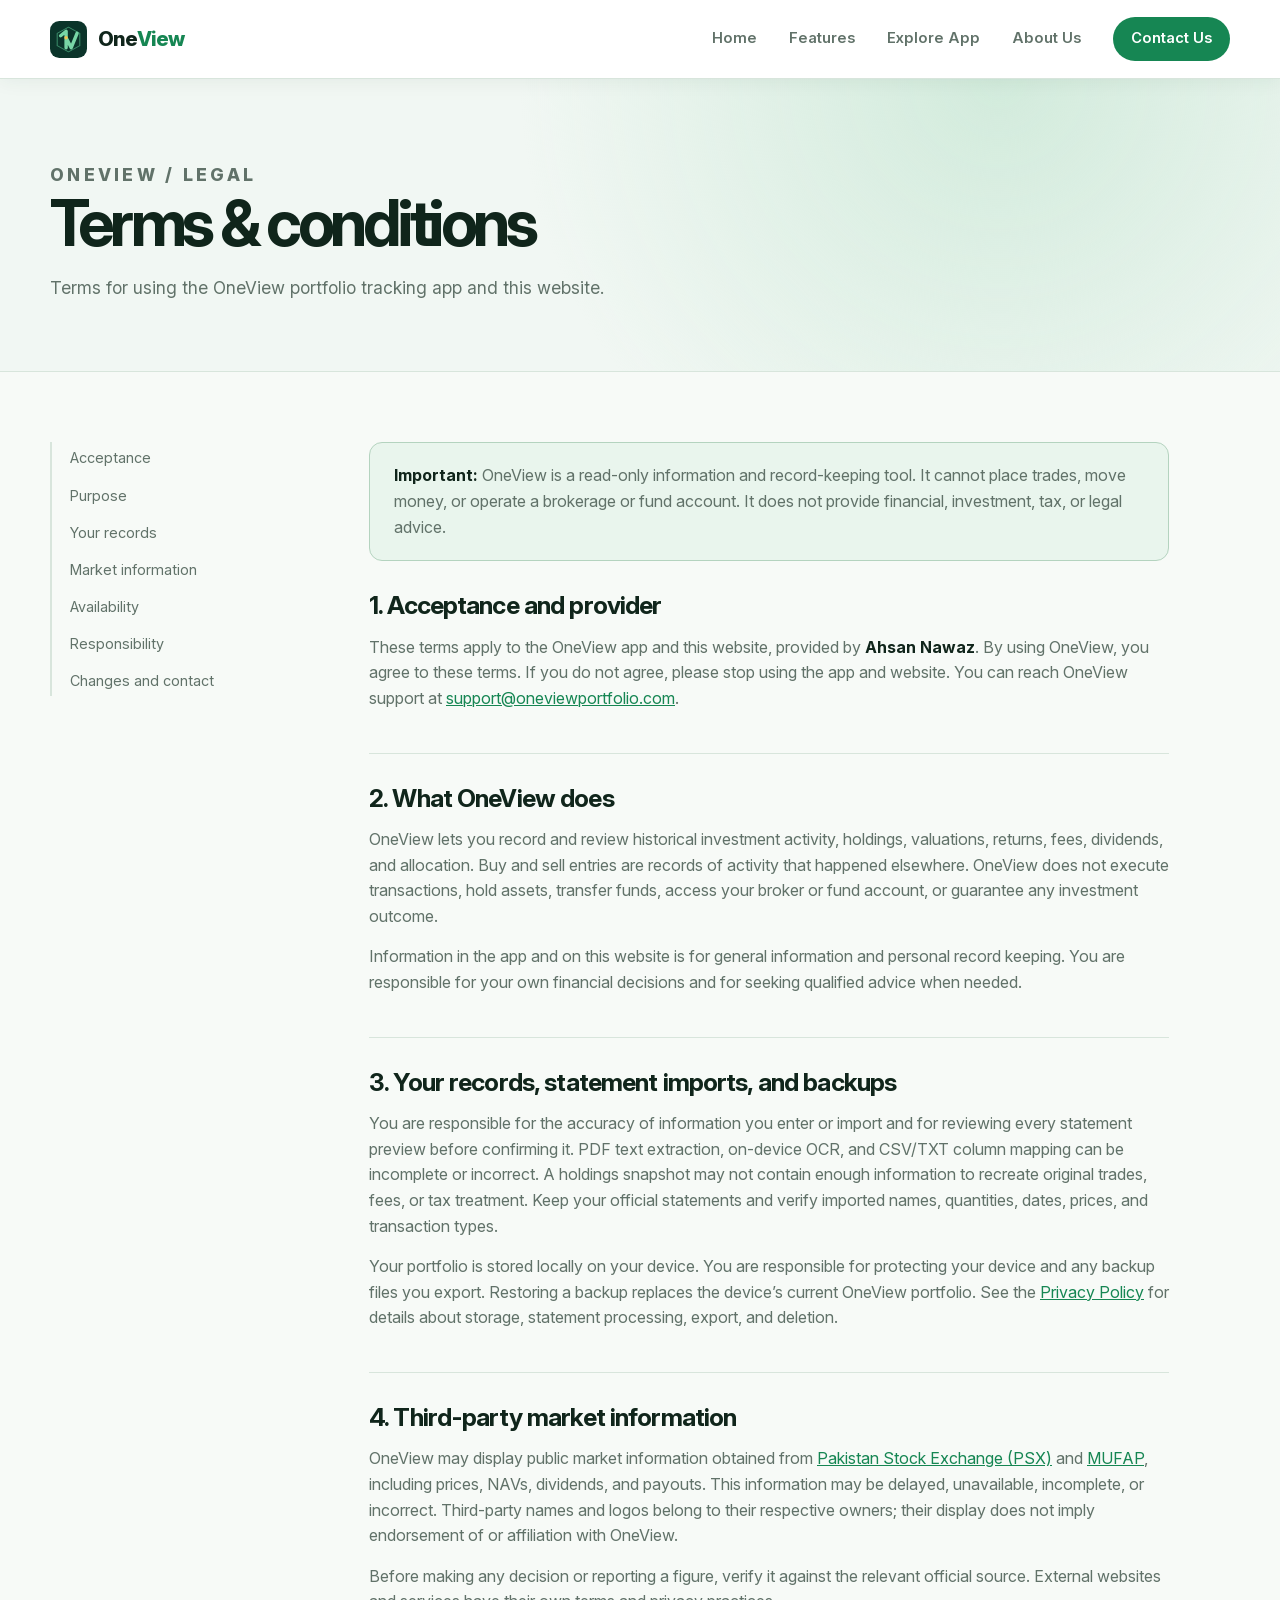
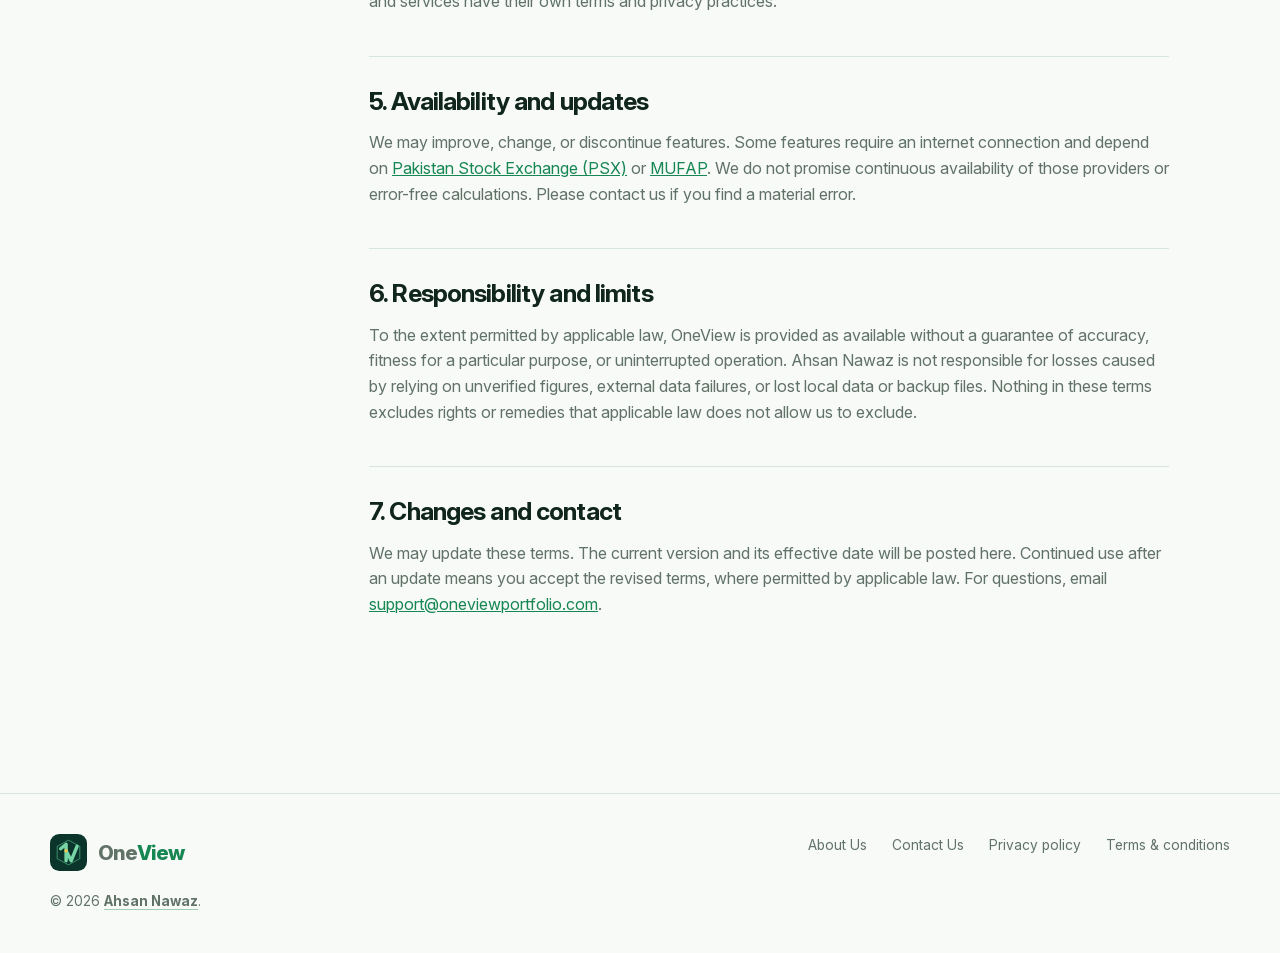
<file: terms.html>
<!doctype html>
<html lang="en">
<head><meta charset="utf-8"><meta name="viewport" content="width=device-width, initial-scale=1"><meta name="theme-color" content="#f7faf7"><meta name="description" content="Terms and conditions for the OneView portfolio app and website."><title>Terms &amp; Conditions — OneView</title><link rel="canonical" href="https://oneviewportfolio.com/terms"><link rel="icon" href="assets/oneview-mark.svg" type="image/svg+xml"><link rel="stylesheet" href="styles.css"></head>
<body>
  <header class="site-header"><div class="container header-inner"><a class="brand" href="/" aria-label="OneView home"><img src="assets/oneview-mark.svg" alt=""><span>One<em>View</em></span></a><nav class="nav" aria-label="Main navigation"><a href="/">Home</a><a href="/#features">Features</a><a href="/#screenshots">Explore App</a><a href="/about">About Us</a><a class="nav-contact" href="/contact">Contact Us</a></nav><details class="menu"><summary>Menu</summary><nav class="mobile-nav" aria-label="Mobile navigation"><a href="/">Home</a><a href="/#features">Features</a><a href="/#screenshots">Explore App</a><a href="/about">About Us</a><a href="/contact">Contact Us</a></nav></details></div></header>
  <main><div class="page-intro"><div class="container"><p class="eyebrow">OneView / legal</p><h1>Terms &amp; conditions</h1><p>Terms for using the OneView portfolio tracking app and this website.</p></div></div><div class="container legal-layout"><nav class="legal-nav" aria-label="Terms sections"><a href="#acceptance">Acceptance</a><a href="#purpose">Purpose</a><a href="#records">Your records</a><a href="#market">Market information</a><a href="#availability">Availability</a><a href="#liability">Responsibility</a><a href="#changes">Changes and contact</a></nav><article class="legal"><div class="notice"><p><strong>Important:</strong> OneView is a read-only information and record-keeping tool. It cannot place trades, move money, or operate a brokerage or fund account. It does not provide financial, investment, tax, or legal advice.</p></div>
    <section id="acceptance"><h2>1. Acceptance and provider</h2><p>These terms apply to the OneView app and this website, provided by <strong>Ahsan Nawaz</strong>. By using OneView, you agree to these terms. If you do not agree, please stop using the app and website. You can reach OneView support at <a href="mailto:support@oneviewportfolio.com">support@oneviewportfolio.com</a>.</p></section>
    <section id="purpose"><h2>2. What OneView does</h2><p>OneView lets you record and review historical investment activity, holdings, valuations, returns, fees, dividends, and allocation. Buy and sell entries are records of activity that happened elsewhere. OneView does not execute transactions, hold assets, transfer funds, access your broker or fund account, or guarantee any investment outcome.</p><p>Information in the app and on this website is for general information and personal record keeping. You are responsible for your own financial decisions and for seeking qualified advice when needed.</p></section>
    <section id="records"><h2>3. Your records, statement imports, and backups</h2><p>You are responsible for the accuracy of information you enter or import and for reviewing every statement preview before confirming it. PDF text extraction, on-device OCR, and CSV/TXT column mapping can be incomplete or incorrect. A holdings snapshot may not contain enough information to recreate original trades, fees, or tax treatment. Keep your official statements and verify imported names, quantities, dates, prices, and transaction types.</p><p>Your portfolio is stored locally on your device. You are responsible for protecting your device and any backup files you export. Restoring a backup replaces the device’s current OneView portfolio. See the <a href="/privacy">Privacy Policy</a> for details about storage, statement processing, export, and deletion.</p></section>
    <section id="market"><h2>4. Third-party market information</h2><p>OneView may display public market information obtained from <a href="https://dps.psx.com.pk/">Pakistan Stock Exchange (PSX)</a> and <a href="https://www.mufap.com.pk/">MUFAP</a>, including prices, NAVs, dividends, and payouts. This information may be delayed, unavailable, incomplete, or incorrect. Third-party names and logos belong to their respective owners; their display does not imply endorsement of or affiliation with OneView.</p><p>Before making any decision or reporting a figure, verify it against the relevant official source. External websites and services have their own terms and privacy practices.</p></section>
    <section id="availability"><h2>5. Availability and updates</h2><p>We may improve, change, or discontinue features. Some features require an internet connection and depend on <a href="https://dps.psx.com.pk/">Pakistan Stock Exchange (PSX)</a> or <a href="https://www.mufap.com.pk/">MUFAP</a>. We do not promise continuous availability of those providers or error-free calculations. Please contact us if you find a material error.</p></section>
    <section id="liability"><h2>6. Responsibility and limits</h2><p>To the extent permitted by applicable law, OneView is provided as available without a guarantee of accuracy, fitness for a particular purpose, or uninterrupted operation. Ahsan Nawaz is not responsible for losses caused by relying on unverified figures, external data failures, or lost local data or backup files. Nothing in these terms excludes rights or remedies that applicable law does not allow us to exclude.</p></section>
    <section id="changes"><h2>7. Changes and contact</h2><p>We may update these terms. The current version and its effective date will be posted here. Continued use after an update means you accept the revised terms, where permitted by applicable law. For questions, email <a href="mailto:support@oneviewportfolio.com">support@oneviewportfolio.com</a>.</p></section>
  </article></div></main>
  <footer class="site-footer"><div class="container footer-grid"><div><a class="brand" href="/"><img src="assets/oneview-mark.svg" alt=""><span>One<em>View</em></span></a><p>© 2026 <a class="footer-author" href="https://ahsan2000.github.io/portfolio" target="_blank" rel="noopener noreferrer">Ahsan Nawaz</a>.</p></div><nav class="footer-links" aria-label="Footer navigation"><a href="/about">About Us</a><a href="/contact">Contact Us</a><a href="/privacy">Privacy policy</a><a href="/terms">Terms &amp; conditions</a></nav></div></footer>
</body></html>
</file>
<file: styles.css>
@font-face{font-family:Inter;src:url('assets/inter-variable.woff2') format('woff2');font-style:normal;font-weight:100 900;font-display:swap}
:root{color-scheme:dark;--bg:#07120e;--surface:#0f2119;--surface-2:#173126;--line:#2a4739;--ink:#f3f8f2;--muted:#b2c5b8;--green:#90e0b4;--gold:#f4c44e;--max:1180px}
*{box-sizing:border-box}html{scroll-behavior:smooth}body{margin:0;background:var(--bg);color:var(--ink);font:16px/1.6 Inter,system-ui,sans-serif}a{color:inherit}a:focus-visible,button:focus-visible{outline:3px solid var(--gold);outline-offset:4px}img{max-width:100%;display:block}.container{width:min(var(--max),calc(100% - 48px));margin:auto}.site-header{position:sticky;top:0;z-index:20;background:#07120eea;border-bottom:1px solid #284236;backdrop-filter:blur(16px)}.header-inner{min-height:78px;display:flex;align-items:center;justify-content:space-between;gap:24px}.brand{display:inline-flex;align-items:center;gap:11px;text-decoration:none;font-weight:800;font-size:1.26rem;letter-spacing:-.04em}.brand img{width:37px;height:37px}.brand em{font-style:normal;color:var(--green)}.nav{display:flex;align-items:center;gap:32px}.nav a{text-decoration:none;color:var(--muted);font-size:.92rem;font-weight:600}.nav a:hover,.nav a[aria-current=page]{color:var(--green)}.nav .nav-contact{color:var(--bg);background:var(--green);padding:10px 18px;border-radius:100px}.nav .nav-contact:hover{color:var(--bg);background:#b5f0ce}.menu{display:none}.hero{position:relative;overflow:hidden;border-bottom:1px solid #1e3a2b;background:radial-gradient(circle at 74% 43%,#1b4430 0,#0a1b13 39%,#07120e 76%)}.hero::before{content:"";position:absolute;width:530px;height:530px;right:-90px;top:70px;border:1px solid #4c8b65;border-radius:50%;opacity:.25;box-shadow:0 0 0 95px #244e3518,0 0 0 190px #244e3514}.hero-grid{position:relative;display:grid;grid-template-columns:1.04fr .96fr;align-items:center;gap:60px;min-height:675px;padding:70px 0}.eyebrow{color:var(--green);font-size:.79rem;letter-spacing:.19em;text-transform:uppercase;font-weight:800;margin:0 0 22px}.hero h1,.page-intro h1{font-size:clamp(3rem,6vw,5.5rem);line-height:1.05;letter-spacing:-.07em;margin:0 0 24px}.hero h1 span{color:var(--green)}.lead{font-size:1.16rem;line-height:1.72;color:#c6d6ca;max-width:580px;margin:0 0 32px}.hero-actions{display:flex;align-items:center;gap:16px;flex-wrap:wrap}.button{display:inline-flex;align-items:center;justify-content:center;text-decoration:none;border-radius:11px;padding:14px 23px;min-height:52px;font-weight:800;font-size:.93rem;transition:transform .2s,background .2s}.button:hover{transform:translateY(-2px)}.button-primary{color:#092016;background:var(--green)}.button-primary:hover{background:#b5f0ce}.button-outline{border:1px solid #5e8a70;color:#e7f4e8}.button-outline:hover{background:#173a28}.availability{display:flex;align-items:center;gap:9px;color:var(--muted);font-size:.85rem;margin:20px 0 0}.availability::before{content:"";width:8px;height:8px;border-radius:100%;background:var(--gold)}.hero-art{display:grid;place-items:center;position:relative;min-height:520px}.hero-art .app-icon{width:clamp(200px,25vw,315px);filter:drop-shadow(0 35px 70px #0009);transform:rotate(-8deg)}.orbit-label{position:absolute;padding:13px 17px;border:1px solid #4d8060;background:#143323e8;border-radius:12px;font-weight:700;font-size:.9rem;box-shadow:0 14px 30px #0004}.orbit-label.one{left:1%;top:10%}.orbit-label.two{right:0;bottom:11%}.orbit-label span{color:var(--green)}.stats{display:grid;grid-template-columns:repeat(3,1fr);border-bottom:1px solid var(--line)}.stat{padding:28px 0;text-align:center}.stat+.stat{border-left:1px solid var(--line)}.stat strong{font-size:1.13rem}.stat small{display:block;color:var(--muted);font-size:.85rem;margin-top:4px}.section{padding:100px 0}.section-head{max-width:720px;margin-bottom:42px}.section h2,.legal h2{font-size:clamp(2.1rem,4vw,3.4rem);letter-spacing:-.055em;line-height:1.15;margin:0 0 15px}.section-head p,.section-copy{color:var(--muted);margin:0;font-size:1.04rem}.feature-grid{display:grid;grid-template-columns:repeat(3,1fr);gap:18px}.feature-card{border:1px solid var(--line);background:linear-gradient(150deg,#152a1e,#0c1912);padding:27px;border-radius:19px;min-height:225px}.feature-icon{width:46px;height:46px;border-radius:12px;background:#24563a;color:var(--green);display:grid;place-items:center;font-weight:900;font-size:1.2rem;margin-bottom:24px}.feature-card h3{font-size:1.1rem;letter-spacing:-.025em;margin:0 0 9px}.feature-card p{color:var(--muted);margin:0;font-size:.92rem}.screenshot-section{background:#0b1b13;border-block:1px solid var(--line)}.showcase-main{display:grid;grid-template-columns:minmax(0,420px) minmax(0,1fr);gap:clamp(35px,6vw,100px);align-items:center;padding:48px 7%;border:1px solid #456c52;border-radius:28px;background:radial-gradient(circle at 27% 48%,#25533a 0,#153323 38%,#10231a 78%);overflow:hidden}
.showcase-visual{position:relative;display:grid;place-items:center;min-width:0}
.showcase-visual::before{content:"";position:absolute;width:115%;aspect-ratio:1;border:1px solid #6aa67b55;border-radius:50%;box-shadow:0 0 0 45px #80cb8430,0 0 0 90px #80cb8416;pointer-events:none}
.screen-frame{position:relative;aspect-ratio:1080/2200;overflow:hidden;border:7px solid #040907;border-radius:30px;background:#050605;box-shadow:0 28px 60px #0009;max-width:330px;width:100%;margin:auto;isolation:isolate}
.screen-frame img{width:100%;height:auto;display:block;transform:translateY(-4.274%)}
.showcase-copy{position:relative;z-index:1;max-width:430px}
.showcase-count{margin:0 0 15px;color:var(--green);font-size:.85rem;font-weight:800;letter-spacing:.2em}
.showcase-copy h3{font-size:clamp(2.25rem,4vw,3.7rem);line-height:1.1;letter-spacing:-.06em;margin:0 0 20px}
.showcase-copy>p:not(.showcase-count):not(.showcase-note){color:#c8ddcd;font-size:1.12rem;line-height:1.7;margin:0}
.showcase-controls{display:flex;gap:12px;margin-top:38px}
.showcase-arrow{border:1px solid #74a383;background:#193f2b;color:var(--ink);padding:11px 17px;border-radius:10px;font:700 .92rem Inter,system-ui,sans-serif;cursor:pointer}
.showcase-arrow:hover{background:#2a6341}
.showcase-note{color:#a9c5b1;font-size:.82rem;line-height:1.5;margin:26px 0 0}
.slide-picker{display:grid;grid-template-columns:repeat(5,minmax(0,1fr));gap:10px;margin-top:14px}
.slide-tab{display:flex;align-items:center;justify-content:center;gap:10px;min-height:65px;padding:10px;border:1px solid var(--line);border-radius:12px;background:#10241a;color:#bed2c3;font:700 .9rem Inter,system-ui,sans-serif;cursor:pointer}
.slide-tab span{color:#80bd98;font-size:.7rem;letter-spacing:.08em}
.slide-tab:hover{border-color:#7eb794;color:var(--ink)}
.slide-tab[aria-pressed="true"]{background:#214b32;border-color:var(--green);color:var(--ink)}
.slide-tab[aria-pressed="true"] span{color:var(--green)}
.privacy-band{display:grid;grid-template-columns:1fr auto;gap:25px;align-items:center;padding:42px;background:linear-gradient(110deg,#16432a,#123021);border:1px solid #467956;border-radius:22px}.privacy-band h2{font-size:2rem;margin:0 0 8px}.privacy-band p{margin:0;color:#c8ddcd;max-width:640px}.fine-print{color:var(--muted);font-size:.87rem;margin-top:26px}.contact-card{padding:44px;background:#11251b;border:1px solid var(--line);border-radius:22px;display:flex;justify-content:space-between;align-items:center;gap:25px}.contact-card h2{margin-bottom:9px}.contact-card p{margin:0;color:var(--muted)}.email-link{color:var(--green);font-weight:750;overflow-wrap:anywhere}.site-footer{border-top:1px solid var(--line);padding:40px 0;color:var(--muted)}.footer-grid{display:flex;justify-content:space-between;gap:28px;align-items:flex-start}.footer-grid p{font-size:.84rem;margin:12px 0 0}.footer-links{display:flex;flex-wrap:wrap;gap:14px 25px}.footer-links a{font-size:.86rem;text-decoration:none}.footer-links a:hover{color:var(--green)}.page-intro{background:radial-gradient(circle at 78% 0,#19462b,transparent 46%),#0b1b13;border-bottom:1px solid var(--line);padding:82px 0 70px}.page-intro h1{font-size:clamp(2.8rem,5vw,4.7rem);margin-bottom:18px}.page-intro p{max-width:690px;color:var(--muted);margin:0;font-size:1.08rem}.legal-layout{display:grid;grid-template-columns:245px minmax(0,1fr);gap:74px;padding:70px 0 105px}.legal-nav{position:sticky;top:108px;align-self:start;border-left:2px solid var(--line);display:grid;gap:6px;padding-left:18px}.legal-nav a{color:var(--muted);text-decoration:none;font-size:.9rem;padding:4px 0}.legal-nav a:hover{color:var(--green)}.legal{max-width:800px}.legal section{scroll-margin-top:100px;padding:0 0 26px;margin-bottom:30px;border-bottom:1px solid var(--line)}.legal section:last-child{border:0}.legal h2{font-size:1.55rem;letter-spacing:-.035em}.legal p,.legal li{color:#c8d5ca}.legal p{margin:0 0 15px}.legal ul{padding-left:21px;margin:0 0 18px}.legal li+li{margin-top:7px}.legal strong{color:var(--ink)}.legal a{color:var(--green);overflow-wrap:anywhere}.notice{background:#153323;border:1px solid #427658;padding:20px 24px;border-radius:13px;margin-bottom:30px;color:#d7e8d9}.notice p:last-child{margin-bottom:0}
@media(max-width:860px){.hero-grid{grid-template-columns:1fr;min-height:0;gap:20px;padding:74px 0 50px}.hero-art{min-height:330px}.hero-art .app-icon{width:240px}.orbit-label.one{left:10%;top:5%}.orbit-label.two{right:7%;bottom:4%}.feature-grid{grid-template-columns:repeat(2,1fr)}.legal-layout{grid-template-columns:1fr;gap:35px}.legal-nav{position:static;display:flex;flex-wrap:wrap;border:0;padding:0;gap:9px 17px}.legal-nav a{border:1px solid var(--line);border-radius:30px;padding:5px 11px}}
@media(max-width:620px){.container{width:min(100% - 32px,var(--max))}.header-inner{min-height:69px}.menu{display:block;position:relative}.menu summary{list-style:none;cursor:pointer;border:1px solid var(--line);padding:6px 12px;border-radius:8px;font-weight:700}.menu summary::-webkit-details-marker{display:none}.menu[open] .mobile-nav{display:flex}.mobile-nav{position:absolute;right:0;top:45px;min-width:190px;display:none;flex-direction:column;gap:0;background:#10251a;border:1px solid var(--line);border-radius:10px;padding:8px;box-shadow:0 12px 28px #0008}.mobile-nav a{padding:9px 12px;text-decoration:none}.nav{display:none}.hero-grid{padding-top:57px}.hero h1{font-size:3.35rem}.hero-art{min-height:300px}.hero-art .app-icon{width:190px}.orbit-label{font-size:.75rem}.orbit-label.one{left:0}.orbit-label.two{right:0}.stats{grid-template-columns:1fr}.stat{padding:17px}.stat+.stat{border-left:0;border-top:1px solid var(--line)}.section{padding:70px 0}.feature-grid{grid-template-columns:1fr}.privacy-band,.contact-card{display:block;padding:27px}.privacy-band .button{margin-top:22px}.contact-card .button{margin-top:22px}.footer-grid{display:block}.footer-links{margin-top:23px}.page-intro{padding:60px 0}.legal-layout{padding:35px 0 75px}.legal-nav{display:none}}
@media(prefers-reduced-motion:reduce){html{scroll-behavior:auto}.button{transition:none}}

@media(max-width:860px){.showcase-main{grid-template-columns:minmax(0,350px) minmax(0,1fr);padding:35px;gap:35px}.slide-picker{grid-template-columns:repeat(3,minmax(0,1fr))}}
@media(max-width:620px){.showcase-main{grid-template-columns:1fr;padding:28px 20px;gap:35px}.screen-frame{max-width:280px}.showcase-copy h3{font-size:2.5rem}.showcase-controls{margin-top:24px}.slide-picker{display:flex;overflow-x:auto;padding-bottom:8px;scroll-snap-type:x mandatory}.slide-tab{flex:0 0 155px;scroll-snap-align:start}.showcase-visual::before{width:90%}}

/* Motion inspired by the reference's restrained scroll and hover interactions. */
.scroll-progress{display:none;position:fixed;top:0;left:0;right:0;height:3px;z-index:50;pointer-events:none;background:linear-gradient(90deg,var(--green),var(--gold));transform:scaleX(var(--scroll-progress,0));transform-origin:left}
.motion-ready .scroll-progress{display:block}
.motion-ready [data-reveal]{opacity:0;translate:0 30px;filter:blur(4px);transition:opacity .72s ease,translate .78s cubic-bezier(.2,.7,.2,1),filter .72s ease;transition-delay:var(--reveal-delay,0ms)}
.motion-ready [data-reveal].is-visible{opacity:1;translate:0 0;filter:blur(0)}
.hero-art{transform:translate3d(0,var(--hero-shift,0px),0)}
.hero-art .app-icon{will-change:transform;animation:logo-float 2.8s ease-in-out infinite}
.brand:hover img{animation:brand-float 1.6s ease-in-out infinite}
.feature-card{transition:transform .28s ease,border-color .28s ease,box-shadow .28s ease}
.feature-card:hover{transform:translateY(-6px);border-color:#518a63;box-shadow:0 18px 28px #0003}
@keyframes logo-float{0%,100%{transform:translateY(0) rotate(-8deg)}50%{transform:translateY(-18px) rotate(-4deg)}}
@keyframes brand-float{0%,100%{transform:translateY(0)}50%{transform:translateY(-6px)}}
@media(prefers-reduced-motion:reduce){.scroll-progress{display:none}.motion-ready [data-reveal]{opacity:1;translate:none;filter:none;transition:none}.hero-art{transform:none}.hero-art .app-icon,.brand:hover img{animation:none}.feature-card{transition:none}.feature-card:hover{transform:none}}

.showcase-controls{flex-wrap:wrap}
.showcase-autoplay{background:transparent;color:var(--green)}
.screen-frame img.slide-enter{animation:screen-fade .2s ease both}
.sr-only{position:absolute;width:1px;height:1px;padding:0;margin:-1px;overflow:hidden;clip:rect(0,0,0,0);white-space:nowrap;border:0}
@keyframes screen-fade{from{opacity:.25}to{opacity:1}}
@media(prefers-reduced-motion:reduce){.screen-frame img.slide-enter{animation:none}}

/* Light OneView theme — intentionally distinct from the developer portfolio. */
:root{color-scheme:light;--bg:#f7faf7;--surface:#fff;--surface-2:#edf6f0;--line:#d8e5dc;--ink:#10251b;--muted:#617269;--green:#168653;--gold:#c58b13}
.site-header{background:#ffffffed;border-bottom-color:var(--line);box-shadow:0 2px 18px #173b2810}
.nav .nav-contact,
.nav .nav-contact:visited,
.nav .nav-contact[aria-current=page]{color:#fff;background:var(--green)}
.nav .nav-contact:hover,
.nav .nav-contact:focus-visible,
.nav .nav-contact:active,
.nav .nav-contact[aria-current=page]:hover{color:#fff;background:#0d633c}
.hero{border-bottom-color:var(--line);background:radial-gradient(circle at 74% 43%,#d9f1e2 0,#f0f7f2 39%,#fbfdfb 76%)}
.hero::before{border-color:#55a676;box-shadow:0 0 0 95px #58aa7615,0 0 0 190px #58aa7610}
.lead{color:var(--muted)}
.button-primary{color:#fff;background:var(--green);box-shadow:0 8px 20px #16865326}
.button-primary:hover{background:#0d633c}
.button-outline{border-color:#91ad9b;color:#0d633c;background:#ffffffb8}
.button-outline:hover{background:#dff3e7}
.hero-art .app-icon{filter:drop-shadow(0 28px 45px #244c3238)}
.orbit-label{border-color:#b8d4c2;background:#fffffff2;box-shadow:0 14px 30px #244c321c}
.feature-card{background:linear-gradient(150deg,#fff,#f3f8f4);box-shadow:0 8px 25px #173b2809}
.feature-icon{background:#dff3e7;color:#0d633c}
.screenshot-section{background:#eef5f0}
.showcase-main{border-color:#c4d9cb;background:radial-gradient(circle at 27% 48%,#d7eee0 0,#edf6f0 40%,#fff 82%);box-shadow:0 18px 50px #173b2812}
.screen-frame{border-color:#12251b;background:#fff;box-shadow:0 28px 55px #173b2840}
.showcase-copy>p:not(.showcase-count):not(.showcase-note),.showcase-note{color:var(--muted)}
.showcase-arrow{border-color:#a8c7b3;background:#fff;color:var(--ink)}
.showcase-arrow:hover{background:#dff3e7}
.slide-tab{background:#fff;color:var(--muted)}
.slide-tab span{color:#397b55}
.slide-tab[aria-pressed="true"]{background:#dff3e7;border-color:var(--green);color:#0d633c}
.privacy-band{background:linear-gradient(110deg,#e0f2e7,#f4faf6);border-color:#b8d7c3}
.privacy-band p{color:var(--muted)}
.contact-card{background:#fff;box-shadow:0 8px 25px #173b2809}
.page-intro{background:radial-gradient(circle at 78% 0,#d2ebdc,transparent 46%),#f1f7f3}
.legal p,.legal li{color:var(--muted)}
.notice{background:#e9f5ed;border-color:#b4d3bf;color:#244c35}
.feature-card:hover{border-color:#75ad89;box-shadow:0 18px 28px #173b2818}
@media(max-width:620px){.mobile-nav{background:#fff;box-shadow:0 12px 28px #173b2826}}

/* About and contact pages */
.about-grid{display:grid;grid-template-columns:minmax(0,1.15fr) minmax(320px,.85fr);gap:clamp(45px,8vw,110px);align-items:start}.about-story h2,.contact-layout h2{font-size:clamp(2.2rem,4vw,3.5rem);letter-spacing:-.055em;line-height:1.13;margin:0 0 22px}.about-story>p:not(.eyebrow){color:var(--muted);font-size:1.04rem}.principle-card,.contact-aside{border:1px solid var(--line);background:var(--surface);border-radius:22px;padding:34px;box-shadow:0 12px 34px #173b280c}.principle-card .principle-number{display:block;color:var(--green);font-weight:800;font-size:.75rem;letter-spacing:.18em}.principle-card h3{font-size:1.15rem;margin:4px 0 5px}.principle-card p{color:var(--muted);margin:0 0 25px}.principle-card p:last-child{margin-bottom:0}.about-purpose{background:var(--surface-2);border-block:1px solid var(--line)}.about-values{display:grid;grid-template-columns:repeat(3,1fr);gap:18px}.about-values article{background:var(--surface);border:1px solid var(--line);border-radius:18px;padding:28px}.about-values strong{font-size:1.1rem}.about-values p{color:var(--muted);margin:8px 0 0}.contact-layout{display:grid;grid-template-columns:minmax(0,1.05fr) minmax(320px,.75fr);gap:clamp(45px,8vw,110px);align-items:start}.contact-method{display:flex;flex-direction:column;gap:4px;margin-top:32px;padding:25px;border:1px solid #9bc9ab;background:#eef8f1;border-radius:17px;text-decoration:none;transition:transform .2s,border-color .2s}.contact-method:hover{transform:translateY(-3px);border-color:var(--green)}.contact-method span,.contact-method small{color:var(--muted);font-size:.84rem}.contact-method strong{color:var(--green);font-size:clamp(1.05rem,2.4vw,1.4rem);overflow-wrap:anywhere}.contact-aside h3{margin:0 0 8px;font-size:1.2rem}.contact-aside p,.contact-aside li{color:var(--muted)}.contact-aside a{color:var(--green);font-weight:750;overflow-wrap:anywhere}.contact-aside hr{border:0;border-top:1px solid var(--line);margin:28px 0}.contact-aside ul{padding-left:20px;margin-bottom:0}.contact-aside li+li{margin-top:7px}.contact-note-section{padding-top:0}
@media(max-width:860px){.about-grid,.contact-layout{grid-template-columns:1fr}.about-values{grid-template-columns:1fr}}
.footer-author{color:inherit;font-weight:700;text-decoration:underline;text-decoration-color:#16865366;text-underline-offset:3px}.footer-author:hover{color:var(--green);text-decoration-color:currentColor}
</file>
